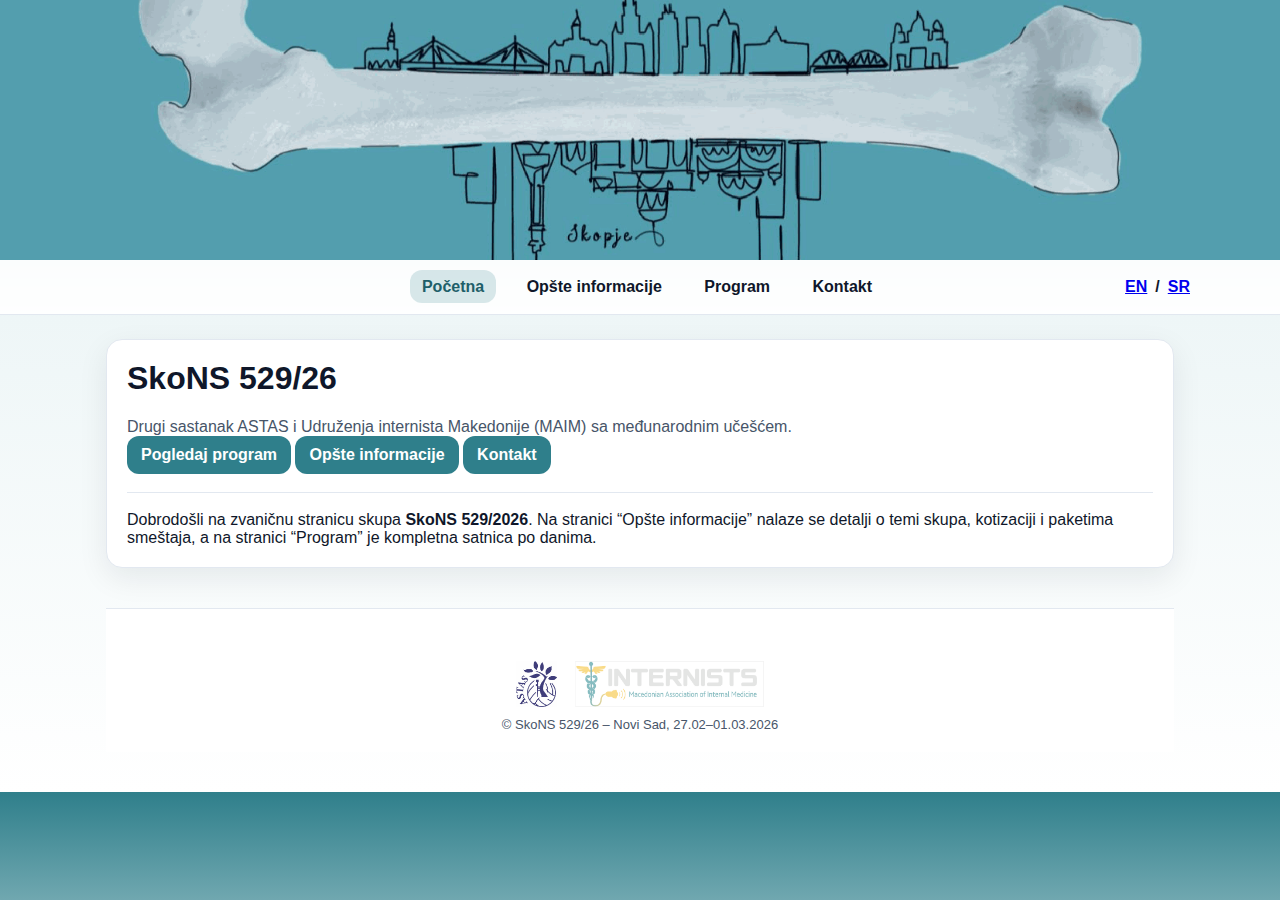
<file: index.html>
<!doctype html>
<html lang="sr">
<head>
  <meta charset="utf-8" />
  <meta name="viewport" content="width=device-width, initial-scale=1" />
  <title>SkoNS 529/26 – Opšte informacije</title>
  <link rel="stylesheet" href="style.css" />
  <style>
    .menu-bar{background:rgba(255,255,255,.92); border-bottom:1px solid var(--border)}
    .menu-inner{display:flex; gap:10px; align-items:center; justify-content:center; padding:10px 0; flex-wrap:wrap}
    .footer-logos{display:flex; gap:18px; align-items:center; justify-content:center; padding-top:10px}
    .footer-logos img{height:46px; width:auto}
    .grid{display:grid; grid-template-columns: 1.2fr .8fr; gap:16px}
    .mini-card{background:#fff; border:1px solid var(--border); border-radius:14px; padding:14px}
    .mini-card h3{margin:0 0 8px}
    .kv{margin:0; color:var(--muted)}
    @media (max-width:900px){ .grid{grid-template-columns:1fr} }
    @media (max-width:600px){ .banner img{max-height:180px} }
  </style>
</head>

<body>
  <!-- BANER -->
<div class="banner">
  <img src="assets/baner..png" alt="SkoNS 529/26 baner" />
</div>

<!-- MENI -->
<div class="menu-bar">
  <div class="container menu-inner">

    <nav class="nav">
      <a href="index.html" class="active">Početna</a>
      <a href="info.html">Opšte informacije</a>
      <a href="program.html">Program</a>
      <a href="kontakt.html">Kontakt</a>
    </nav>

    <div class="lang">
      <a href="index-en.html">EN</a>
      <span class="sep">/</span>
      <a href="index.html" class="active-lang">SR</a>
    </div>

  </div>
</div>


  <main class="main">
    <div class="container">
      <section class="card">
        <h1 style="margin-top:0">SkoNS 529/26</h1>

        <p style="margin:6px 0 0; color:var(--muted)">
          Drugi sastanak ASTAS i Udruženja internista Makedonije (MAIM) sa međunarodnim učešćem.
        </p>

        <div class="hero-actions">
          <a class="btn btn-primary" href="program.html">Pogledaj program</a>
          <a class="btn" href="info.html">Opšte informacije</a>
          <a class="btn" href="kontakt.html">Kontakt</a>
        </div>

        <hr style="border:none;border-top:1px solid var(--border); margin:18px 0">

        <p style="margin:0">
          Dobrodošli na zvaničnu stranicu skupa <strong>SkoNS 529/2026</strong>.
          Na stranici “Opšte informacije” nalaze se detalji o temi skupa, kotizaciji i paketima smeštaja,
          a na stranici “Program” je kompletna satnica po danima.
        </p>
      </section>

      <footer class="footer">
        <div class="footer-logos">
          <img src="assets/logo-astas.png" alt="ASTAS logo">
          <img src="assets/logo-makedonija.png" alt="Udruženje internista Makedonije logo">
        </div>
        <div style="text-align:center; margin-top:10px">
          © SkoNS 529/26 – Novi Sad, 27.02–01.03.2026
        </div>
      </footer>
    </div>
  </main>
</body>
</html>
</file>
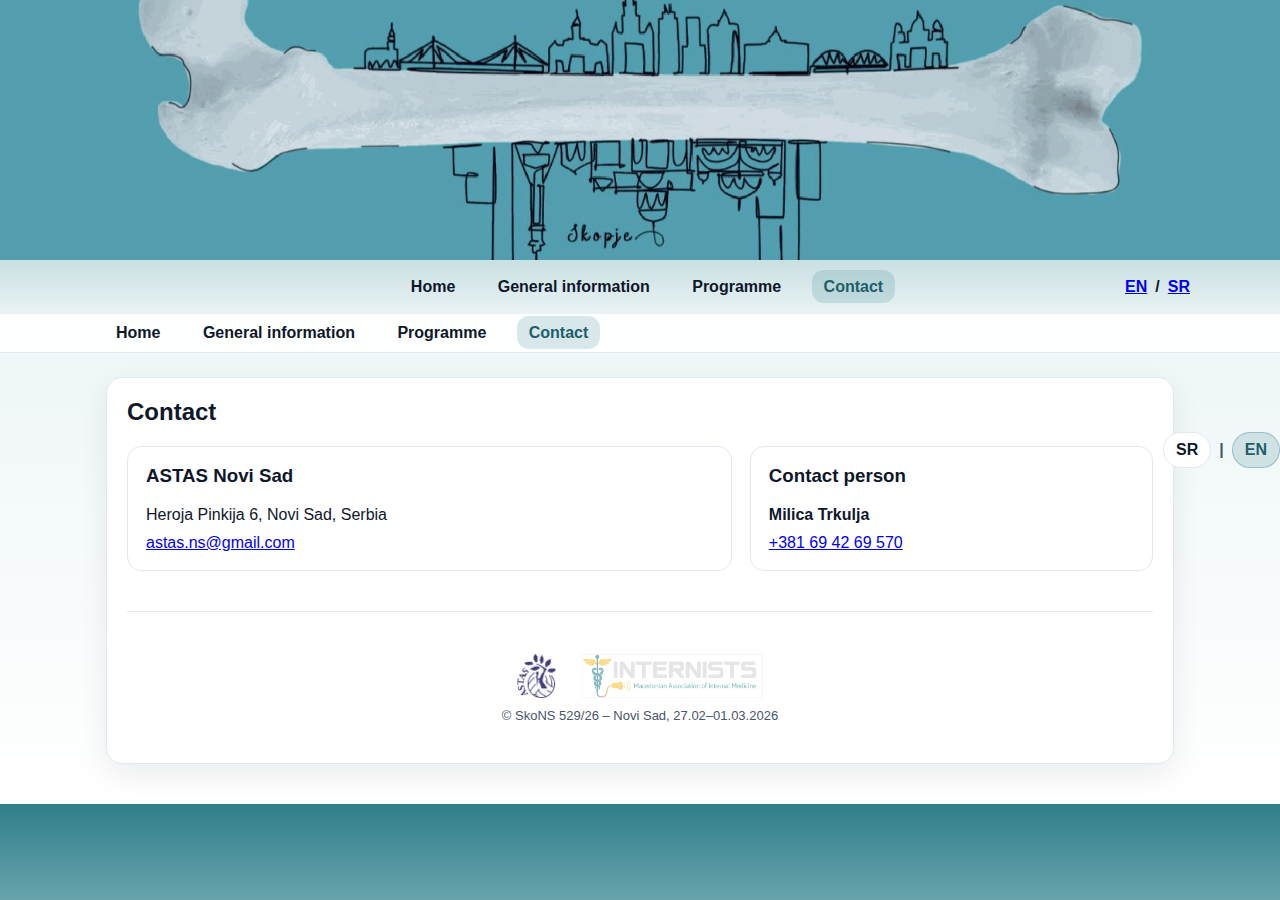
<file: contact-en.html>
<!doctype html>
<html lang="en">
<head>
  <meta charset="utf-8" />
  <meta name="viewport" content="width=device-width, initial-scale=1" />
  <title>SkoNS 529/2026 – Contact</title>
  <link rel="stylesheet" href="style.css" />
</head>

<body>
  <!-- BANNER -->
<div class="banner">
  <img src="assets/baner..png" alt="SkoNS 529/26 banner" />
</div>

<!-- MENU + LANGUAGE (SAME ROW) -->
<div class="menu-bar">
  <div class="container menu-inner">

    <nav class="nav">
      <a href="index-en.html">Home</a>
      <a href="info-en.html">General information</a>
      <a href="program-en.html">Programme</a>
      <a href="contact-en.html" class="active">Contact</a>
    </nav>

    <div class="lang">
      <a href="contact-en.html" class="active-lang">EN</a>
      <span class="sep">/</span>
      <a href="kontakt.html">SR</a>
    </div>

  </div>
</div>


  <!-- MENU (ispod banera) -->
  <div class="topbar">
    <div class="container topbar-inner">
      <nav class="nav">
        <a href="index-en.html">Home</a>
        <a href="info-en.html">General information</a>
        <a href="program-en.html">Programme</a>
        <a class="active" href="contact-en.html">Contact</a>
      </nav>

      <!-- Toggle jezik -->
      <div class="lang">
        <a class="lang-btn" href="kontakt.html">SR</a>
        <span class="lang-sep">|</span>
        <a class="lang-btn active" href="contact-en.html">EN</a>
      </div>
    </div>
  </div>

  <!-- CONTENT -->
  <main class="main">
    <div class="container">
      <section class="card">
        <h2 style="margin-top:0">Contact</h2>

        <!-- DVE KARTICE PORED (kao na SR) -->
        <div class="grid-2">
          <div class="card card-inner">
            <h3 style="margin-top:0">ASTAS Novi Sad</h3>
            <p style="margin:0 0 10px">
              Heroja Pinkija 6, Novi Sad, Serbia
            </p>
            <p style="margin:0">
              <a href="mailto:astas.ns@gmail.com">astas.ns@gmail.com</a>
            </p>
          </div>

          <div class="card card-inner">
            <h3 style="margin-top:0">Contact person</h3>
            <p style="margin:0 0 10px"><strong>Milica Trkulja</strong></p>
            <p style="margin:0">
              <a href="tel:+381694269570">+381 69 42 69 570</a>
            </p>
          </div>
        </div>

        <!-- FOOTER sa logoima dole -->
        <footer class="footer">
          <div class="footer-logos">
            <img src="assets/logo-astas.png" alt="ASTAS logo">
            <img src="assets/logo-makedonija.png" alt="Association of Internists of North Macedonia logo">
          </div>
          <div class="footer-copy">
            © SkoNS 529/26 – Novi Sad, 27.02–01.03.2026
          </div>
        </footer>
      </section>
    </div>
  </main>
</body>
</html>
</file>
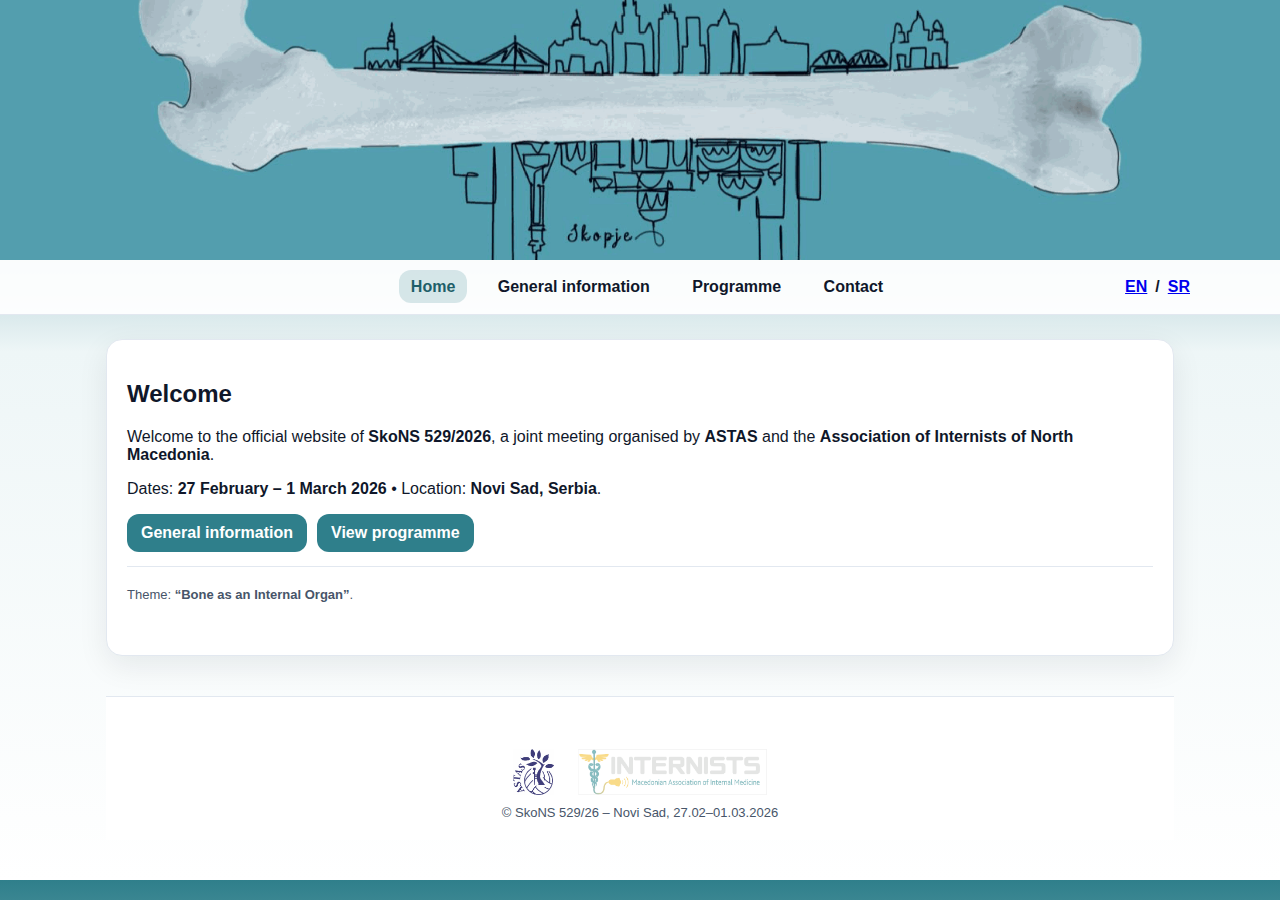
<file: index-en.html>
<!doctype html>
<html lang="en">
<head>
  <meta charset="utf-8" />
  <meta name="viewport" content="width=device-width, initial-scale=1" />
  <title>SkoNS 529/26 – General information</title>
  <link rel="stylesheet" href="style.css" />
  <style>
    .menu-bar{background:rgba(255,255,255,.92); border-bottom:1px solid var(--border)}
    .menu-inner{display:flex; gap:10px; align-items:center; justify-content:center; padding:10px 0; flex-wrap:wrap}
    .footer-logos{display:flex; gap:24px; align-items:center; justify-content:center; padding-top:10px}
    .footer-logos img{height:46px; width:auto}
    .grid{display:grid; grid-template-columns: 1.2fr .8fr; gap:16px}
    .mini-card{background:#fff; border:1px solid var(--border); border-radius:14px; padding:14px}
    .mini-card h3{margin:0 0 8px}
    .kv{margin:0; color:var(--muted)}
    @media (max-width:900px){ .grid{grid-template-columns:1fr} }
    @media (max-width:600px){ .banner img{max-height:180px} }
  </style>
</head>

<body>
  

  <!-- BANNER -->
<div class="banner">
  <img src="assets/baner..png" alt="SkoNS 529/26 banner" />
</div>

<!-- MENU + LANGUAGE (SAME ROW) -->
<div class="menu-bar">
  <div class="container menu-inner">

    <nav class="nav">
      <a href="index-en.html"class="active">Home</a>
      <a href="info-en.html">General information</a>
      <a href="program-en.html">Programme</a>
      <a href="contact-en.html">Contact</a>
    </nav>

    <div class="lang">
      <a href="index-en.html" class="active-lang">EN</a>
      <span class="sep">/</span>
      <a href="index.html">SR</a>
    </div>

  </div>
</div>


  <main class="main">
    <div class="container">
      <section class="card">
        <h2>Welcome</h2>
        <p>
          Welcome to the official website of <strong>SkoNS 529/2026</strong>, a joint meeting organised by
          <strong>ASTAS</strong> and the <strong>Association of Internists of North Macedonia</strong>.
        <p>
          Dates: <strong>27 February – 1 March 2026</strong> • Location: <strong>Novi Sad, Serbia</strong>. 

        <div style="margin-top:14px; display:flex; gap:10px; flex-wrap:wrap;">
          <a class="btn" href="info-en.html">General information</a>
          <a class="btn" href="program-en.html">View programme</a>
        </div>

        <p class="footer" style="margin-top:14px;">
          Theme: <strong>“Bone as an Internal Organ”</strong>.
      </section>

      <footer class="footer">
        <div class="footer-logos">
          <img src="assets/logo-astas.png" alt="ASTAS logo">
          <img src="assets/logo-makedonija.png" alt="Udruženje internista Makedonije logo">
        </div>
        <div style="text-align:center; margin-top:10px">
          © SkoNS 529/26 – Novi Sad, 27.02–01.03.2026
        </div>
      </footer>
    </div>
  </main>
</body>
</html>
</file>
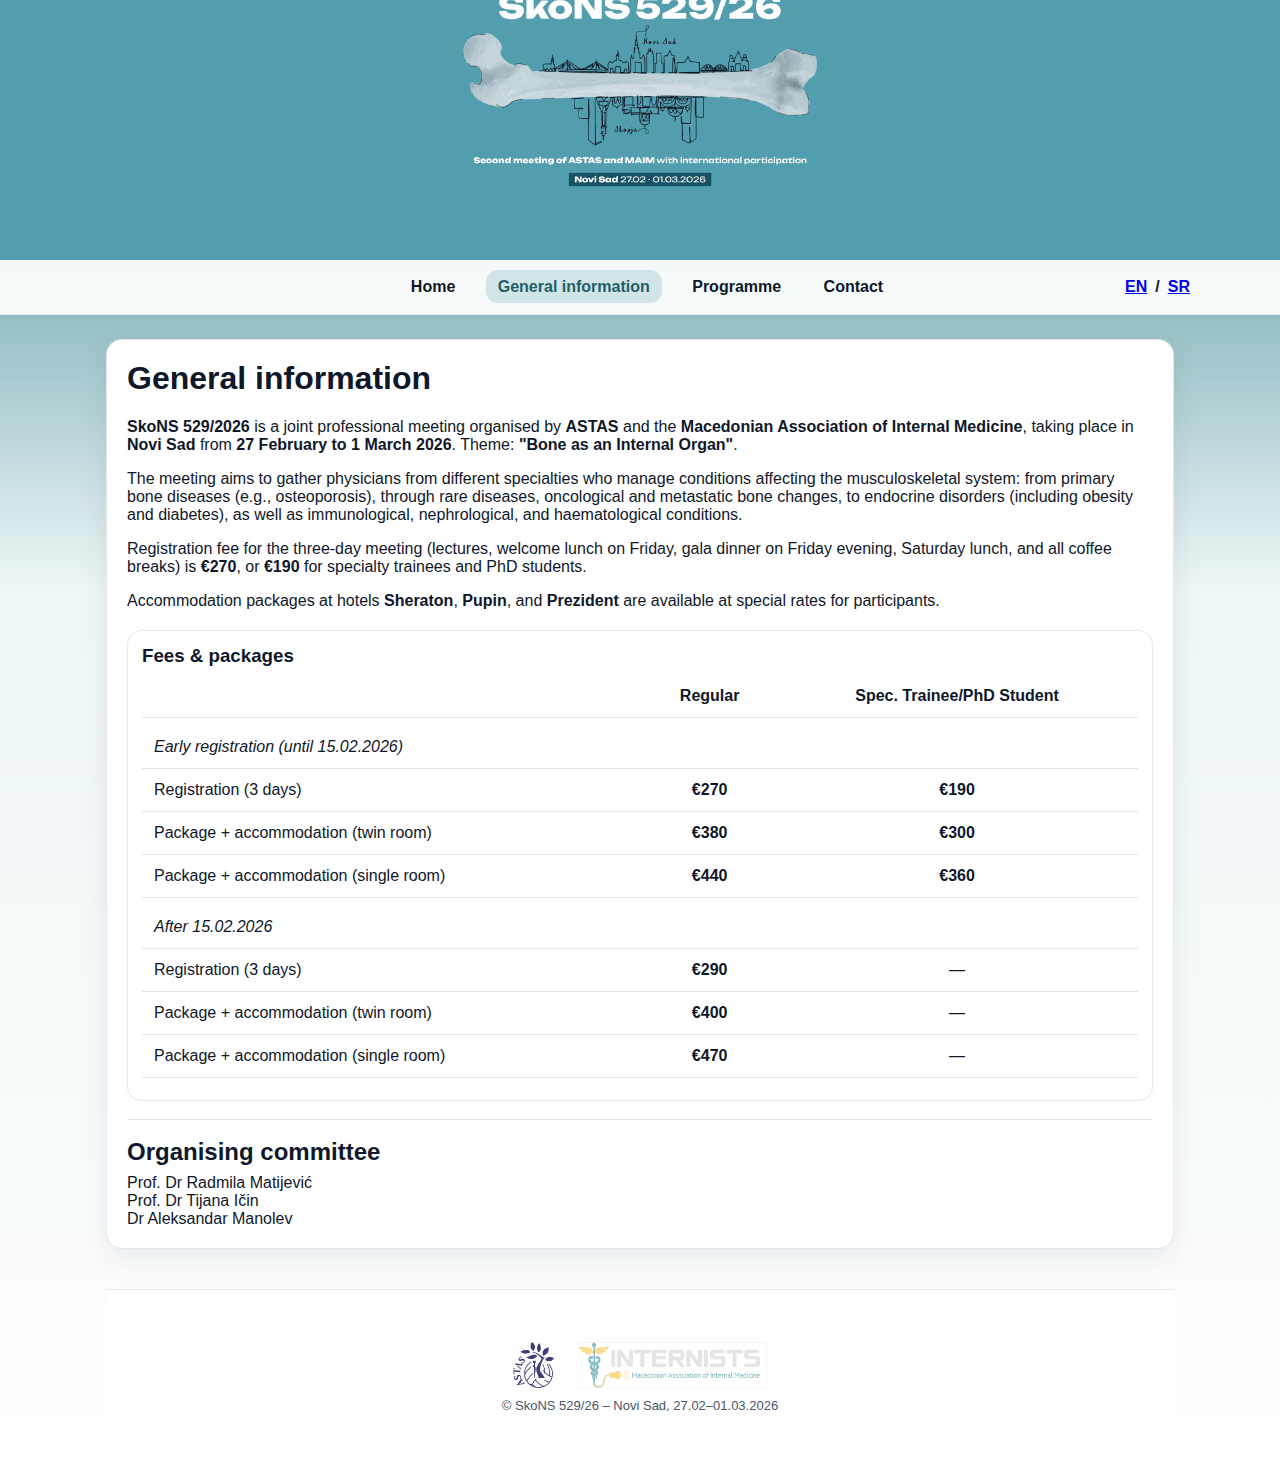
<file: info-en.html>
<!doctype html>
<html lang="en">
<head>
  <meta charset="utf-8" />
  <meta name="viewport" content="width=device-width, initial-scale=1" />
  <title>SkoNS 529/26 – General information</title>
  <link rel="stylesheet" href="style.css" />
  <style>
    .menu-bar{background:rgba(255,255,255,.92); border-bottom:1px solid var(--border)}
    .menu-inner{display:flex; gap:10px; align-items:center; justify-content:center; padding:10px 0; flex-wrap:wrap}
    .footer-logos{display:flex; gap:24px; align-items:center; justify-content:center; padding-top:10px}
    .footer-logos img{height:46px; width:auto}
    .mini-card{background:#fff; border:1px solid var(--border); border-radius:14px; padding:14px}
    .mini-card h3{margin:0 0 8px}
    .kv{margin:0; color:var(--muted)}
    .table-scroll{overflow-x:auto; -webkit-overflow-scrolling:touch}
    @media (max-width:600px){ .banner img{max-height:180px} }
  </style>
</head>

<body>
  <!-- BANNER -->
  <div class="banner">
    <img src="assets/baner_sirok.png" alt="SkoNS 529/26 banner" />
  </div>

  <!-- MENU -->
  <div class="menu-bar">
    <div class="container menu-inner">
      <nav class="nav">
        <a href="index-en.html">Home</a>
        <a href="info-en.html" class="active">General information</a>
        <a href="program-en.html">Programme</a>
        <a href="contact-en.html">Contact</a>
      </nav>

      <div class="lang">
        <a href="info-en.html" class="active-lang">EN</a>
        <span class="sep">/</span>
        <a href="info.html">SR</a>
      </div>
    </div>
  </div>

  <main class="main">
    <div class="container">
      <section class="card">
        <h1 style="margin-top:0">General information</h1>

        <p style="margin-top:0">
          <strong>SkoNS 529/2026</strong> is a joint professional meeting organised by <strong>ASTAS</strong> and the
          <strong>Macedonian Association of Internal Medicine</strong>, taking place in <strong>Novi Sad</strong> from
          <strong>27 February to 1 March 2026</strong>. Theme: <strong>"Bone as an Internal Organ"</strong>.
        </p>

        <p>
          The meeting aims to gather physicians from different specialties who manage conditions affecting the musculoskeletal system: from primary bone diseases (e.g., osteoporosis), through rare diseases, oncological and metastatic bone changes, to endocrine disorders (including obesity and diabetes), as well as immunological, nephrological, and haematological conditions.
        </p>

        <p>
          Registration fee for the three-day meeting (lectures, welcome lunch on Friday, gala dinner on Friday evening, Saturday lunch, and all coffee breaks) is <strong>€270</strong>, or <strong>€190</strong> for specialty trainees and PhD students.
        </p>

        <p>
          Accommodation packages at hotels <strong>Sheraton</strong>, <strong>Pupin</strong>, and <strong>Prezident</strong> are available at special rates for participants.
        </p>

        <div class="mini-card" style="margin-top:20px">
          <h3>Fees & packages</h3>
          <div class="table-scroll">
            <table style="margin-bottom:8px; min-width:400px">
              <tr>
                <td></td>
                <td style="text-align:center"><strong>Regular</strong></td>
                <td style="text-align:center"><strong>Spec. Trainee/PhD Student</strong></td>
              </tr>
              <tr>
                <td colspan="3" style="padding-top:20px"><em>Early registration (until 15.02.2026)</em></td>
              </tr>
              <tr>
                <td>Registration (3 days)</td>
                <td style="text-align:center"><strong>€270</strong></td>
                <td style="text-align:center"><strong>€190</strong></td>
              </tr>
              <tr>
                <td>Package + accommodation (twin room)</td>
                <td style="text-align:center"><strong>€380</strong></td>
                <td style="text-align:center"><strong>€300</strong></td>
              </tr>
              <tr>
                <td>Package + accommodation (single room)</td>
                <td style="text-align:center"><strong>€440</strong></td>
                <td style="text-align:center"><strong>€360</strong></td>
              </tr>
              <tr>
                <td colspan="3" style="padding-top:20px; border-top:1px solid var(--border)"><em>After 15.02.2026</em></td>
              </tr>
              <tr>
                <td>Registration (3 days)</td>
                <td style="text-align:center"><strong>€290</strong></td>
                <td style="text-align:center">&mdash;</td>
              </tr>
              <tr>
                <td>Package + accommodation (twin room)</td>
                <td style="text-align:center"><strong>€400</strong></td>
                <td style="text-align:center">&mdash;</td>
              </tr>
              <tr>
                <td>Package + accommodation (single room)</td>
                <td style="text-align:center"><strong>€470</strong></td>
                <td style="text-align:center">&mdash;</td>
              </tr>
            </table>
          </div>
        </div>

        <hr style="border:none;border-top:1px solid var(--border); margin:18px 0">

        <h2 style="margin:0 0 8px">Organising committee</h2>
        <p style="margin:0">
          Prof. Dr Radmila Matijević<br>
          Prof. Dr Tijana Ičin<br>
          Dr Aleksandar Manolev
        </p>
      </section>

      <footer class="footer">
        <div class="footer-logos">
          <img src="assets/logo-astas.png" alt="ASTAS logo">
          <img src="assets/logo-makedonija.png" alt="Association of Internists of North Macedonia logo">
        </div>
        <div style="text-align:center; margin-top:10px">
          © SkoNS 529/26 – Novi Sad, 27.02–01.03.2026
        </div>
      </footer>
    </div>
  </main>
</body>
</html>
</file>
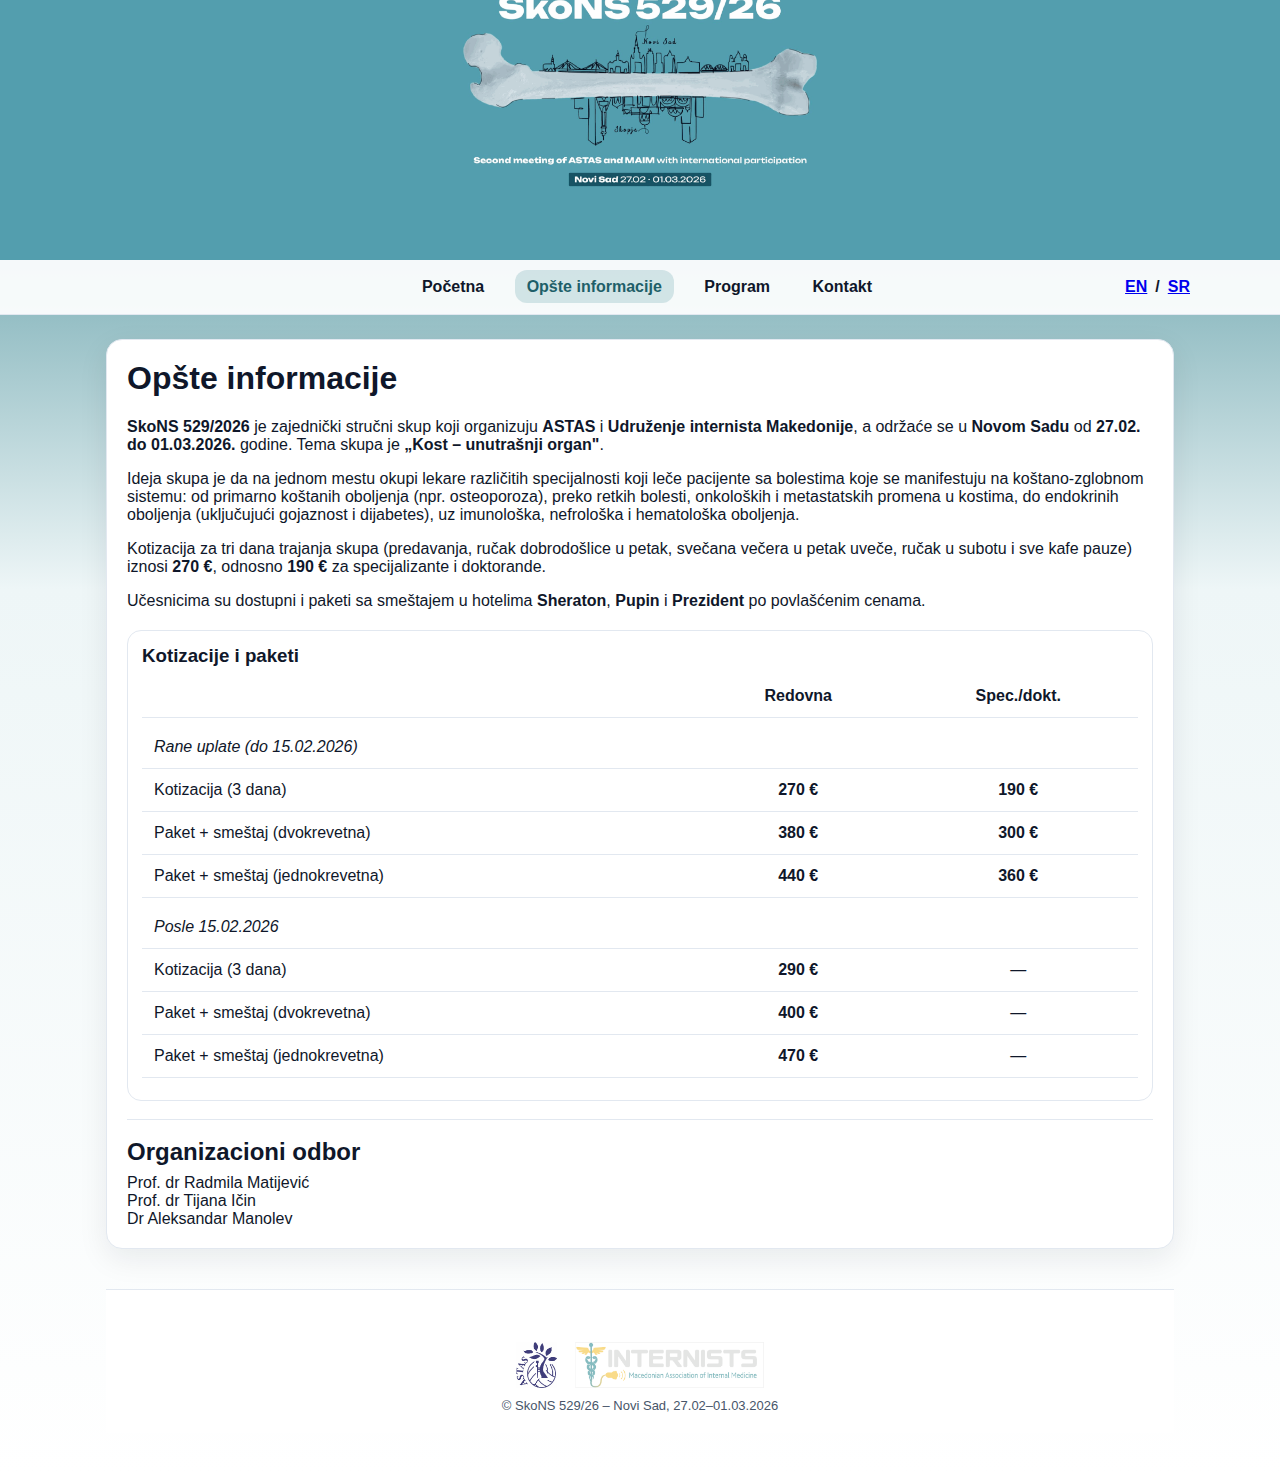
<file: info.html>
<!doctype html>
<html lang="sr">
<head>
  <meta charset="utf-8" />
  <meta name="viewport" content="width=device-width, initial-scale=1" />
  <title>SkoNS 529/26 – Opšte informacije</title>
  <link rel="stylesheet" href="style.css" />
  <style>
    .menu-bar{background:rgba(255,255,255,.92); border-bottom:1px solid var(--border)}
    .menu-inner{display:flex; gap:10px; align-items:center; justify-content:center; padding:10px 0; flex-wrap:wrap}
    .footer-logos{display:flex; gap:18px; align-items:center; justify-content:center; padding-top:10px}
    .footer-logos img{height:46px; width:auto}
    .mini-card{background:#fff; border:1px solid var(--border); border-radius:14px; padding:14px}
    .mini-card h3{margin:0 0 8px}
    .kv{margin:0; color:var(--muted)}
    .table-scroll{overflow-x:auto; -webkit-overflow-scrolling:touch}
    @media (max-width:600px){ .banner img{max-height:180px} }
  </style>
</head>

<body>
  <!-- BANER -->
  <div class="banner">
    <img src="assets/baner_sirok.png" alt="SkoNS 529/26 baner" />
  </div>

  <!-- MENI -->
  <div class="menu-bar">
    <div class="container menu-inner">
      <nav class="nav">
        <a href="index.html">Početna</a>
        <a href="info.html" class="active">Opšte informacije</a>
        <a href="program.html">Program</a>
        <a href="kontakt.html">Kontakt</a>
      </nav>

      <div class="lang">
        <a href="info-en.html">EN</a>
        <span class="sep">/</span>
        <a href="info.html" class="active-lang">SR</a>
      </div>
    </div>
  </div>

  <main class="main">
    <div class="container">
      <section class="card">
        <h1 style="margin-top:0">Opšte informacije</h1>

        <p style="margin-top:0">
          <strong>SkoNS 529/2026</strong> je zajednički stručni skup koji organizuju <strong>ASTAS</strong> i
          <strong>Udruženje internista Makedonije</strong>, a održaće se u <strong>Novom Sadu</strong> od
          <strong>27.02. do 01.03.2026.</strong> godine. Tema skupa je <strong>„Kost – unutrašnji organ"</strong>.
        </p>

        <p>
          Ideja skupa je da na jednom mestu okupi lekare različitih specijalnosti koji leče pacijente sa bolestima
          koje se manifestuju na koštano-zglobnom sistemu: od primarno koštanih oboljenja (npr. osteoporoza), preko
          retkih bolesti, onkoloških i metastatskih promena u kostima, do endokrinih oboljenja (uključujući
          gojaznost i dijabetes), uz imunološka, nefrološka i hematološka oboljenja.
        </p>

        <p>
          Kotizacija za tri dana trajanja skupa (predavanja, ručak dobrodošlice u petak, svečana večera u petak uveče,
          ručak u subotu i sve kafe pauze) iznosi <strong>270 €</strong>, odnosno <strong>190 €</strong> za specijalizante i doktorande.
        </p>

        <p>
          Učesnicima su dostupni i paketi sa smeštajem u hotelima <strong>Sheraton</strong>, <strong>Pupin</strong> i <strong>Prezident</strong> po povlašćenim cenama.
        </p>

        <div class="mini-card" style="margin-top:20px">
          <h3>Kotizacije i paketi</h3>
          <div class="table-scroll">
            <table style="margin-bottom:8px; min-width:400px">
              <tr>
                <td></td>
                <td style="text-align:center"><strong>Redovna</strong></td>
                <td style="text-align:center"><strong>Spec./dokt.</strong></td>
              </tr>
              <tr>
                <td colspan="3" style="padding-top:20px"><em>Rane uplate (do 15.02.2026)</em></td>
              </tr>
              <tr>
                <td>Kotizacija (3 dana)</td>
                <td style="text-align:center"><strong>270 €</strong></td>
                <td style="text-align:center"><strong>190 €</strong></td>
              </tr>
              <tr>
                <td>Paket + smeštaj (dvokrevetna)</td>
                <td style="text-align:center"><strong>380 €</strong></td>
                <td style="text-align:center"><strong>300 €</strong></td>
              </tr>
              <tr>
                <td>Paket + smeštaj (jednokrevetna)</td>
                <td style="text-align:center"><strong>440 €</strong></td>
                <td style="text-align:center"><strong>360 €</strong></td>
              </tr>
              <tr>
                <td colspan="3" style="padding-top:20px; border-top:1px solid var(--border)"><em>Posle 15.02.2026</em></td>
              </tr>
              <tr>
                <td>Kotizacija (3 dana)</td>
                <td style="text-align:center"><strong>290 €</strong></td>
                <td style="text-align:center">&mdash;</td>
              </tr>
              <tr>
                <td>Paket + smeštaj (dvokrevetna)</td>
                <td style="text-align:center"><strong>400 €</strong></td>
                <td style="text-align:center">&mdash;</td>
              </tr>
              <tr>
                <td>Paket + smeštaj (jednokrevetna)</td>
                <td style="text-align:center"><strong>470 €</strong></td>
                <td style="text-align:center">&mdash;</td>
              </tr>
            </table>
          </div>
        </div>

        <hr style="border:none;border-top:1px solid var(--border); margin:18px 0">

        <h2 style="margin:0 0 8px">Organizacioni odbor</h2>
        <p style="margin:0">
          Prof. dr Radmila Matijević<br>
          Prof. dr Tijana Ičin<br>
          Dr Aleksandar Manolev
        </p>
      </section>

      <footer class="footer">
        <div class="footer-logos">
          <img src="assets/logo-astas.png" alt="ASTAS logo">
          <img src="assets/logo-makedonija.png" alt="Udruženje internista Makedonije logo">
        </div>
        <div style="text-align:center; margin-top:10px">
          © SkoNS 529/26 – Novi Sad, 27.02–01.03.2026
        </div>
      </footer>
    </div>
  </main>
</body>
</html>
</file>
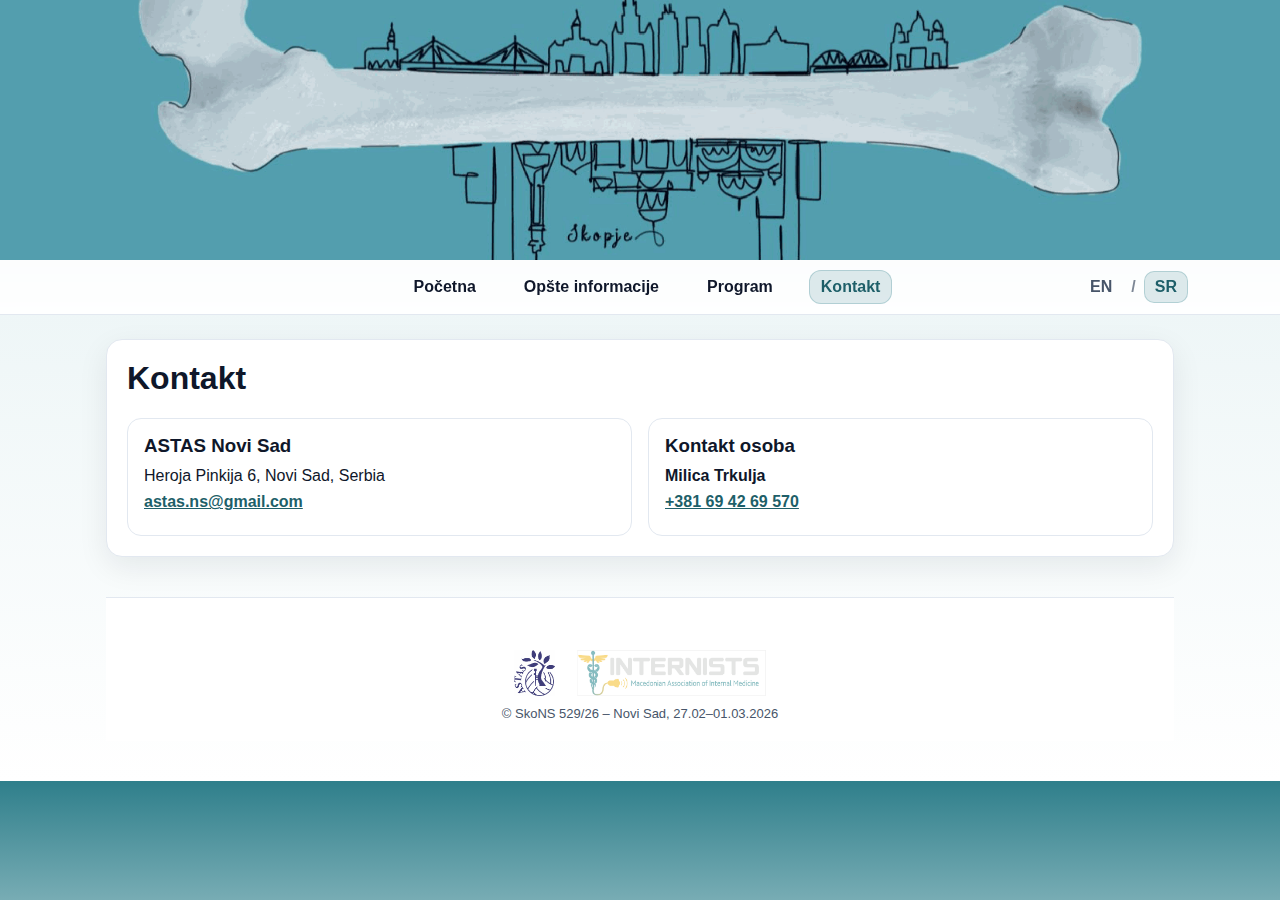
<file: kontakt.html>
<!doctype html>
<html lang="sr">
<head>
  <meta charset="utf-8" />
  <meta name="viewport" content="width=device-width,initial-scale=1" />
  <title>SkoNS 529/26 – Kontakt</title>
  <link rel="stylesheet" href="style.css" />

  <style>
    /* ===== MENU BAR (meni + language switch u ISTOM REDU) ===== */
    .menu-bar{
      background:rgba(255,255,255,.92);
      border-bottom:1px solid var(--border);
      position:sticky;
      top:0;
      z-index:50;
      backdrop-filter: blur(6px);
    }

    .menu-inner{
      position:relative;
      display:flex;
      align-items:center;
      justify-content:center; /* nav centriran */
      padding:10px 0;
      min-height:54px;
    }

    .nav{
      display:flex;
      gap:10px;
      flex-wrap:wrap;
      justify-content:center;
    }

    .nav a{
      text-decoration:none;
      color:var(--text);
      font-weight:600;
      padding:8px 12px;
      border-radius:12px;
    }
    .nav a:hover{
      background:rgba(47,127,139,.12);
      color:var(--accent-dark);
    }
    .nav a.active{
      background: rgba(47,127,139,.16);
      color: var(--accent-dark);
      box-shadow: inset 0 0 0 1px rgba(47,127,139,.25);
    }

    /* language switch desno u traci */
    .lang{
      position:absolute;
      right:0;
      top:50%;
      transform:translateY(-50%);
      display:flex;
      align-items:center;
      gap:8px;
      font-weight:700;
      padding-right:2px;
      white-space:nowrap;
    }
    .lang a{
      text-decoration:none;
      color:var(--muted);
      padding:6px 10px;
      border-radius:10px;
      border:1px solid transparent;
    }
    .lang a:hover{
      color:var(--accent-dark);
      background:rgba(47,127,139,.10);
      border-color:rgba(47,127,139,.18);
    }
    .lang a.active-lang{
      color:var(--accent-dark);
      background:rgba(47,127,139,.16);
      border-color:rgba(47,127,139,.25);
    }
    .lang .sep{ color:var(--muted); opacity:.7; }

    /* ===== CONTACT GRID ===== */
    .contact-grid{
      display:grid;
      grid-template-columns: 1fr 1fr;
      gap:16px;
      margin-top:14px;
    }
    .mini-card{
      background:#fff;
      border:1px solid var(--border);
      border-radius:14px;
      padding:16px;
    }
    .mini-card h3{ margin:0 0 10px; }
    .mini-card p{ margin:0 0 8px; color:var(--text); }
    .mini-card a{ color:var(--accent-dark); font-weight:700; }

    /* footer logo centar + razmak */
    .footer-logos{
      display:flex;
      gap:22px;
      align-items:center;
      justify-content:center;
      padding-top:10px;
      flex-wrap:wrap;
    }
    .footer-logos img{ height:46px; width:auto; }

    /* mobilno */
    @media (max-width: 900px){
      .contact-grid{ grid-template-columns:1fr; }
    }
    @media (max-width: 700px){
      .banner img{ max-height: 220px; }
      .menu-inner{
        justify-content:flex-start; /* da ne gura nav ako je gusto */
        padding-left:0;
      }
      .nav{
        width:100%;
        justify-content:center;
        padding-right:90px; /* prostor za lang desno */
      }
      .lang{ right:0; padding-right:0; }
    }
  </style>
</head>

<body>
  <!-- BANER -->
<div class="banner">
  <img src="assets/baner..png" alt="SkoNS 529/26 baner" />
</div>

<!-- MENI -->
<div class="menu-bar">
  <div class="container menu-inner">

    <nav class="nav">
      <a href="index.html">Početna</a>
      <a href="info.html">Opšte informacije</a>
      <a href="program.html">Program</a>
      <a href="kontakt.html" class="active">Kontakt</a>
    </nav>

    <div class="lang">
      <a href="contact-en.html">EN</a>
      <span class="sep">/</span>
      <a href="kontakt.html" class="active-lang">SR</a>
    </div>

  </div>
</div>


  <main class="main">
    <div class="container">
      <section class="card">
        <h1 style="margin-top:0">Kontakt</h1>

        <div class="contact-grid">
          <div class="mini-card">
            <h3>ASTAS Novi Sad</h3>
            <p>Heroja Pinkija 6, Novi Sad, Serbia</p>
            <p><a href="mailto:astas.ns@gmail.com">astas.ns@gmail.com</a></p>
          </div>

          <div class="mini-card">
            <h3>Kontakt osoba</h3>
            <p><strong>Milica Trkulja</strong></p>
            <p><a href="tel:+381694269570">+381 69 42 69 570</a></p>
          </div>
        </div>
      </section>

      <footer class="footer">
        <div class="footer-logos">
          <img src="assets/logo-astas.png" alt="ASTAS logo">
          <img src="assets/logo-makedonija.png" alt="Udruženje internista Makedonije logo">
        </div>
        <div style="text-align:center; margin-top:10px">
          © SkoNS 529/26 – Novi Sad, 27.02–01.03.2026
        </div>
      </footer>
    </div>
  </main>
</body>
</html>
</file>
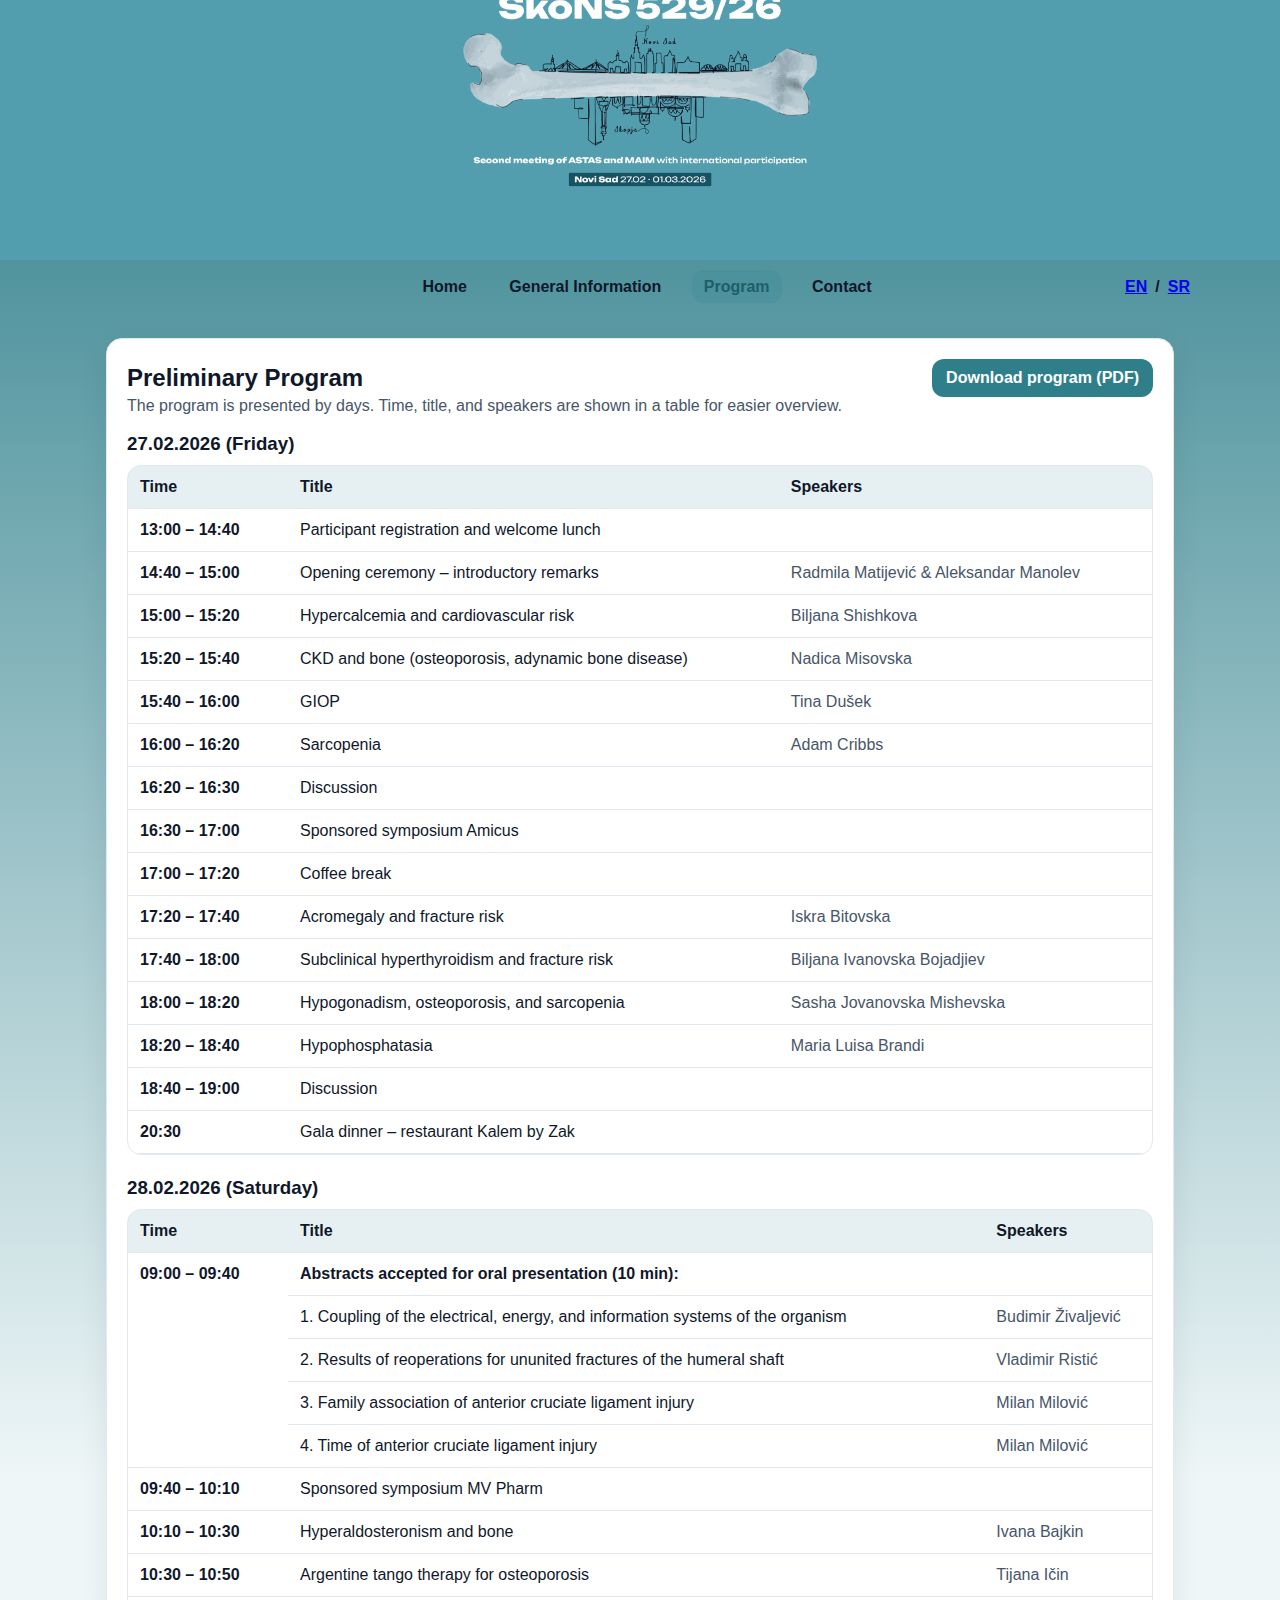
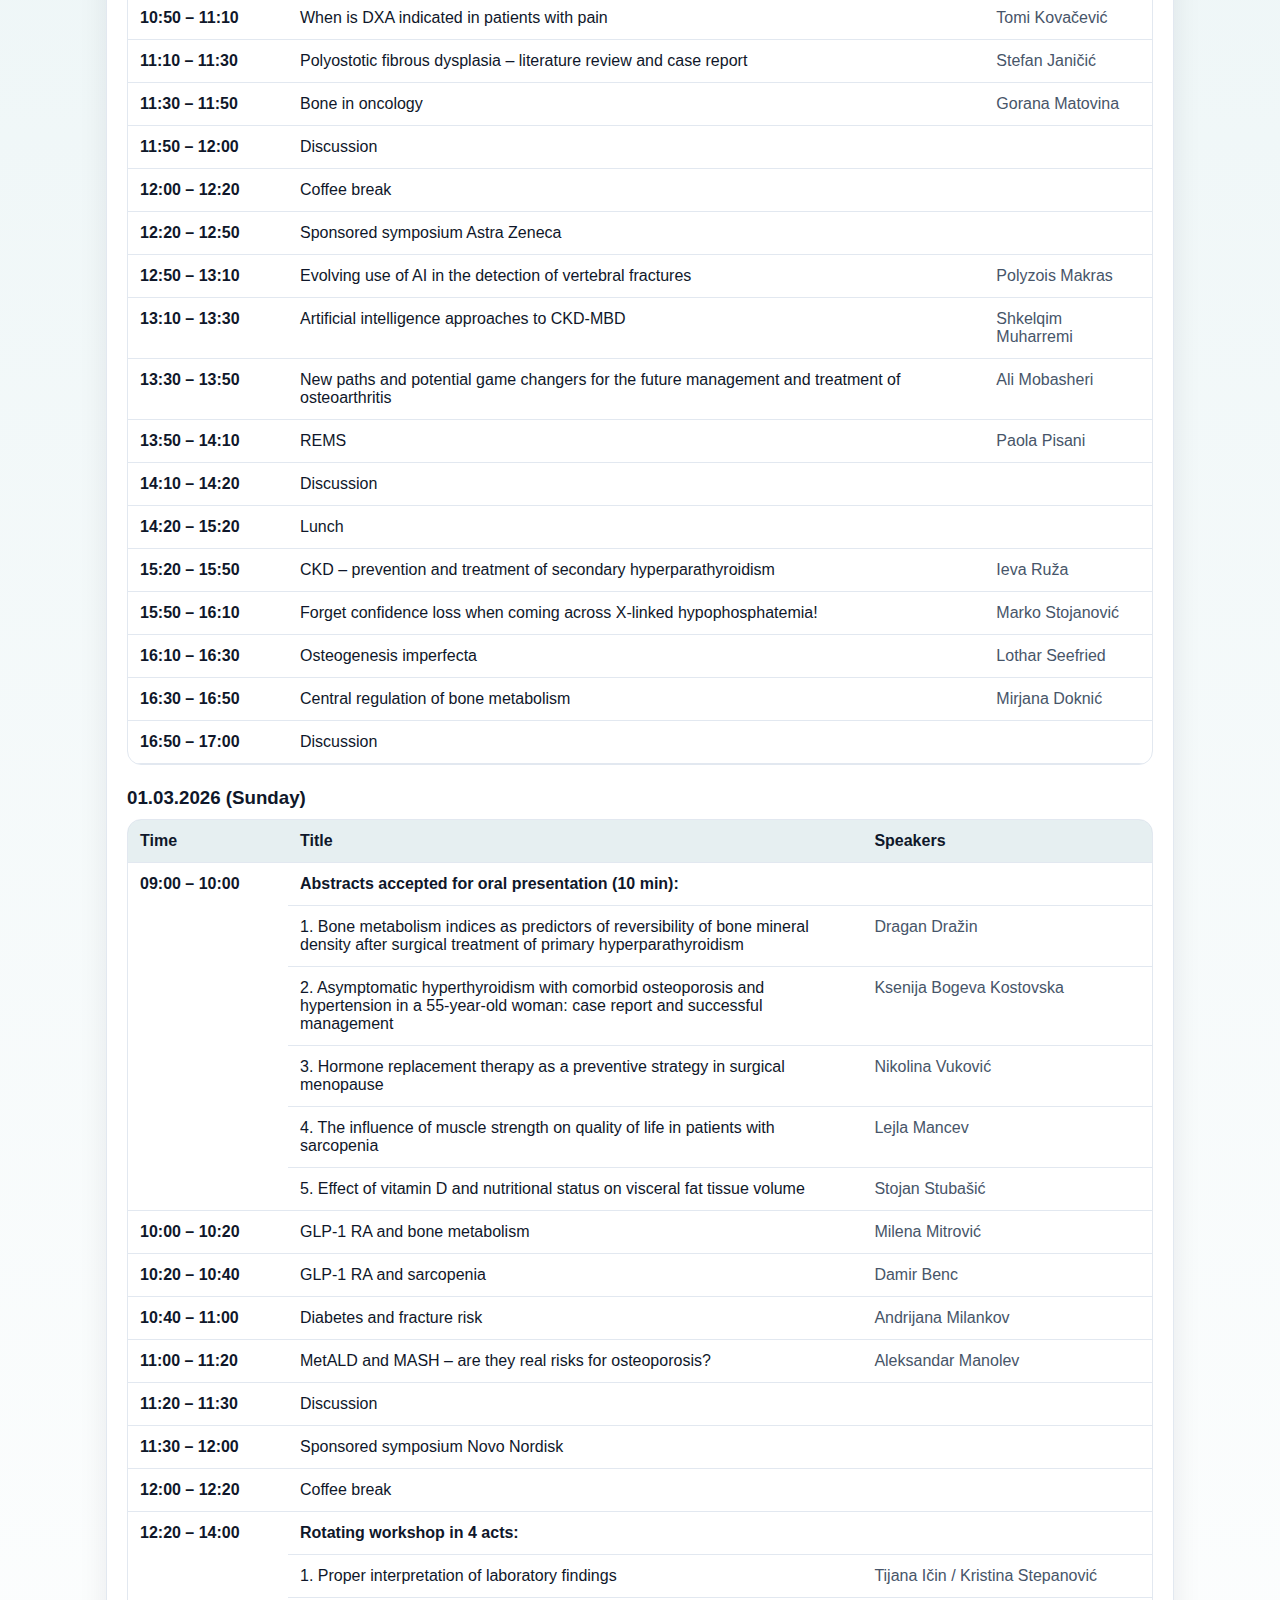
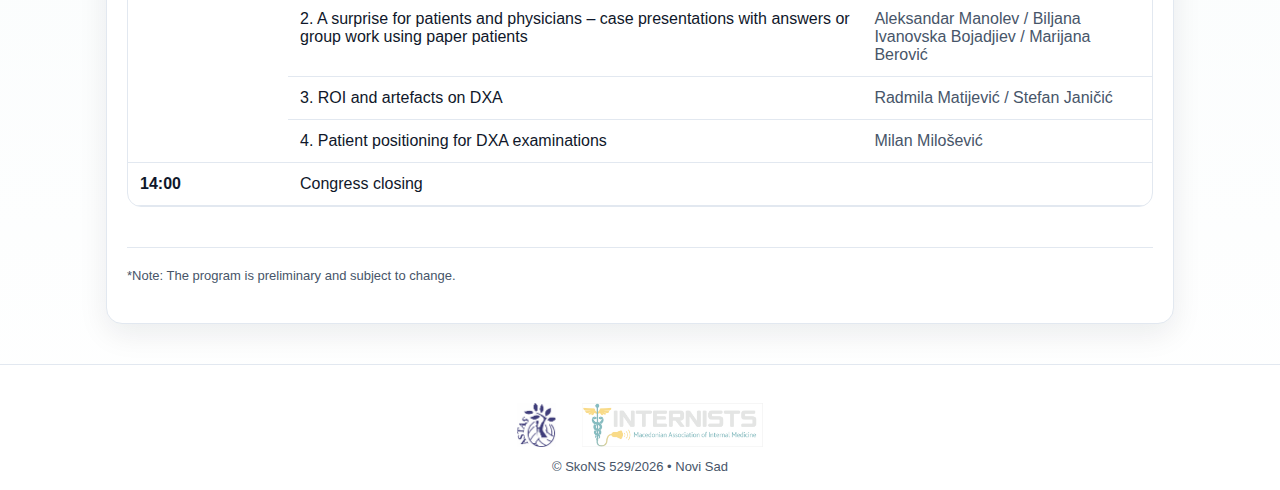
<file: program-en.html>
<!doctype html>
<html lang="en">
<head>
  <meta charset="utf-8" />
  <meta name="viewport" content="width=device-width,initial-scale=1" />
  <title>SkoNS 529/26 – Contact</title>
  <link rel="stylesheet" href="style.css" />
  <style>
    .header-row {
      display: flex;
      justify-content: space-between;
      align-items: center;
      gap: 12px;
      flex-wrap: wrap;
    }
    .header-row h2 {
      margin: 0;
    }
  </style>
</head>

<body>
  <!-- BANNER -->
  <div class="banner">
    <img src="assets/baner_sirok.png" alt="SkoNS 529/26 banner" />
  </div>

  <!-- MENU -->
  <div class="menu-bar">
    <div class="container menu-inner">

      <nav class="nav">
        <a href="index.html">Home</a>
        <a href="info.html">General Information</a>
        <a href="program.html" class="active">Program</a>
        <a href="kontakt.html">Contact</a>
      </nav>

      <div class="lang">
        <a href="program-en.html" class="active-lang">EN</a>
        <span class="sep">/</span>
        <a href="program.html">SR</a>
      </div>

    </div>
  </div>

  <!-- CONTENT -->
  <main class="main">
    <div class="container">
      <section class="card">
        <div class="header-row">
          <h2 style="margin:0">Preliminary Program</h2>
          <a class="btn" href="program.pdf" download>Download program (PDF)</a>
        </div>

        <p style="margin-top:0;color:var(--muted)">
          The program is presented by days. Time, title, and speakers are shown in a table for easier overview.
        </p>

        <!-- 27.02.2026 -->
        <h3 style="margin:18px 0 8px">27.02.2026 (Friday)</h3>
        <div class="table-wrap">
          <table>
            <thead>
              <tr>
                <th class="col-time">Time</th>
                <th>Title</th>
                <th>Speakers</th>
              </tr>
            </thead>
            <tbody>
              <tr>
                <td class="col-time">13:00 – 14:40</td>
                <td>Participant registration and welcome lunch</td>
                <td class="col-speakers"></td>
              </tr>
              <tr>
                <td class="col-time">14:40 – 15:00</td>
                <td>Opening ceremony – introductory remarks</td>
                <td class="col-speakers">Radmila Matijević &amp; Aleksandar Manolev</td>
              </tr>
              <tr>
                <td class="col-time">15:00 – 15:20</td>
                <td>Hypercalcemia and cardiovascular risk</td>
                <td class="col-speakers">Biljana Shishkova</td>
              </tr>
              <tr>
                <td class="col-time">15:20 – 15:40</td>
                <td>CKD and bone (osteoporosis, adynamic bone disease)</td>
                <td class="col-speakers">Nadica Misovska</td>
              </tr>
              <tr>
                <td class="col-time">15:40 – 16:00</td>
                <td>GIOP</td>
                <td class="col-speakers">Tina Dušek</td>
              </tr>
              <tr>
                <td class="col-time">16:00 – 16:20</td>
                <td>Sarcopenia</td>
                <td class="col-speakers">Adam Cribbs</td>
              </tr>
              <tr>
                <td class="col-time">16:20 – 16:30</td>
                <td>Discussion</td>
                <td class="col-speakers"></td>
              </tr>
              <tr>
                <td class="col-time">16:30 – 17:00</td>
                <td>Sponsored symposium Amicus</td>
                <td class="col-speakers"></td>
              </tr>
              <tr>
                <td class="col-time">17:00 – 17:20</td>
                <td>Coffee break</td>
                <td class="col-speakers"></td>
              </tr>
              <tr>
                <td class="col-time">17:20 – 17:40</td>
                <td>Acromegaly and fracture risk</td>
                <td class="col-speakers">Iskra Bitovska</td>
              </tr>
              <tr>
                <td class="col-time">17:40 – 18:00</td>
                <td>Subclinical hyperthyroidism and fracture risk</td>
                <td class="col-speakers">Biljana Ivanovska Bojadjiev</td>
              </tr>
              <tr>
                <td class="col-time">18:00 – 18:20</td>
                <td>Hypogonadism, osteoporosis, and sarcopenia</td>
                <td class="col-speakers">Sasha Jovanovska Mishevska</td>
              </tr>
              <tr>
                <td class="col-time">18:20 – 18:40</td>
                <td>Hypophosphatasia</td>
                <td class="col-speakers">Maria Luisa Brandi</td>
              </tr>
              <tr>
                <td class="col-time">18:40 – 19:00</td>
                <td>Discussion</td>
                <td class="col-speakers"></td>
              </tr>
              <tr>
                <td class="col-time">20:30</td>
                <td>Gala dinner – restaurant Kalem by Zak</td>
                <td class="col-speakers"></td>
              </tr>
            </tbody>
          </table>
        </div>

        <!-- 28.02.2026 -->
        <h3 style="margin:22px 0 8px">28.02.2026 (Saturday)</h3>
        <div class="table-wrap">
          <table>
            <thead>
              <tr>
                <th class="col-time">Time</th>
                <th>Title</th>
                <th>Speakers</th>
              </tr>
            </thead>
            <tbody>
              <tr>
                <td class="col-time" rowspan="5">09:00 – 09:40</td>
                <td colspan="2"><strong>Abstracts accepted for oral presentation (10 min):</strong></td>
              </tr>
              <tr>
                <td>1. Coupling of the electrical, energy, and information systems of the organism</td>
                <td class="col-speakers">Budimir Živaljević</td>
              </tr>
              <tr>
                <td>2. Results of reoperations for ununited fractures of the humeral shaft</td>
                <td class="col-speakers">Vladimir Ristić</td>
              </tr>
              <tr>
                <td>3. Family association of anterior cruciate ligament injury</td>
                <td class="col-speakers">Milan Milović</td>
              </tr>
              <tr>
                <td>4. Time of anterior cruciate ligament injury</td>
                <td class="col-speakers">Milan Milović</td>
              </tr>
              <tr><td class="col-time">09:40 – 10:10</td><td>Sponsored symposium MV Pharm</td><td class="col-speakers"></td></tr>
              <tr><td class="col-time">10:10 – 10:30</td><td>Hyperaldosteronism and bone</td><td class="col-speakers">Ivana Bajkin</td></tr>
              <tr><td class="col-time">10:30 – 10:50</td><td>Argentine tango therapy for osteoporosis</td><td class="col-speakers">Tijana Ičin</td></tr>
              <tr><td class="col-time">10:50 – 11:10</td><td>When is DXA indicated in patients with pain</td><td class="col-speakers">Tomi Kovačević</td></tr>
              <tr><td class="col-time">11:10 – 11:30</td><td>Polyostotic fibrous dysplasia – literature review and case report</td><td class="col-speakers">Stefan Janičić</td></tr>
              <tr><td class="col-time">11:30 – 11:50</td><td>Bone in oncology</td><td class="col-speakers">Gorana Matovina</td></tr>
              <tr><td class="col-time">11:50 – 12:00</td><td>Discussion</td><td class="col-speakers"></td></tr>
              <tr><td class="col-time">12:00 – 12:20</td><td>Coffee break</td><td class="col-speakers"></td></tr>
              <tr><td class="col-time">12:20 – 12:50</td><td>Sponsored symposium Astra Zeneca</td><td class="col-speakers"></td></tr>
              <tr><td class="col-time">12:50 – 13:10</td><td>Evolving use of AI in the detection of vertebral fractures</td><td class="col-speakers">Polyzois Makras</td></tr>
              <tr><td class="col-time">13:10 – 13:30</td><td>Artificial intelligence approaches to CKD-MBD</td><td class="col-speakers">Shkelqim Muharremi</td></tr>
              <tr><td class="col-time">13:30 – 13:50</td><td>New paths and potential game changers for the future management and treatment of osteoarthritis</td><td class="col-speakers">Ali Mobasheri</td></tr>
              <tr><td class="col-time">13:50 – 14:10</td><td>REMS</td><td class="col-speakers">Paola Pisani</td></tr>
              <tr><td class="col-time">14:10 – 14:20</td><td>Discussion</td><td class="col-speakers"></td></tr>
              <tr><td class="col-time">14:20 – 15:20</td><td>Lunch</td><td class="col-speakers"></td></tr>
              <tr><td class="col-time">15:20 – 15:50</td><td>CKD – prevention and treatment of secondary hyperparathyroidism</td><td class="col-speakers">Ieva Ruža</td></tr>
              <tr><td class="col-time">15:50 – 16:10</td><td>Forget confidence loss when coming across X-linked hypophosphatemia!</td><td class="col-speakers">Marko Stojanović</td></tr>
              <tr><td class="col-time">16:10 – 16:30</td><td>Osteogenesis imperfecta</td><td class="col-speakers">Lothar Seefried</td></tr>
              <tr><td class="col-time">16:30 – 16:50</td><td>Central regulation of bone metabolism</td><td class="col-speakers">Mirjana Doknić</td></tr>
              <tr><td class="col-time">16:50 – 17:00</td><td>Discussion</td><td class="col-speakers"></td></tr>
            </tbody>
          </table>
        </div>

        <!-- 01.03.2026 -->
        <h3 style="margin:22px 0 8px">01.03.2026 (Sunday)</h3>
        <div class="table-wrap">
          <table>
            <thead>
              <tr>
                <th class="col-time">Time</th>
                <th>Title</th>
                <th>Speakers</th>
              </tr>
            </thead>
            <tbody>
              <tr>
                <td class="col-time" rowspan="6">09:00 – 10:00</td>
                <td colspan="2"><strong>Abstracts accepted for oral presentation (10 min):</strong></td>
              </tr>
              <tr>
                <td>1. Bone metabolism indices as predictors of reversibility of bone mineral density after surgical treatment of primary hyperparathyroidism</td>
                <td class="col-speakers">Dragan Dražin</td>
              </tr>
              <tr>
                <td>2. Asymptomatic hyperthyroidism with comorbid osteoporosis and hypertension in a 55-year-old woman: case report and successful management</td>
                <td class="col-speakers">Ksenija Bogeva Kostovska</td>
              </tr>
              <tr>
                <td>3. Hormone replacement therapy as a preventive strategy in surgical menopause</td>
                <td class="col-speakers">Nikolina Vuković</td>
              </tr>
              <tr>
                <td>4. The influence of muscle strength on quality of life in patients with sarcopenia</td>
                <td class="col-speakers">Lejla Mancev</td>
              </tr>
              <tr>
                <td>5. Effect of vitamin D and nutritional status on visceral fat tissue volume</td>
                <td class="col-speakers">Stojan Stubašić</td>
              </tr>
              <tr><td class="col-time">10:00 – 10:20</td><td>GLP-1 RA and bone metabolism</td><td class="col-speakers">Milena Mitrović</td></tr>
              <tr><td class="col-time">10:20 – 10:40</td><td>GLP-1 RA and sarcopenia</td><td class="col-speakers">Damir Benc</td></tr>
              <tr><td class="col-time">10:40 – 11:00</td><td>Diabetes and fracture risk</td><td class="col-speakers">Andrijana Milankov</td></tr>
              <tr><td class="col-time">11:00 – 11:20</td><td>MetALD and MASH – are they real risks for osteoporosis?</td><td class="col-speakers">Aleksandar Manolev</td></tr>
              <tr><td class="col-time">11:20 – 11:30</td><td>Discussion</td><td class="col-speakers"></td></tr>
              <tr><td class="col-time">11:30 – 12:00</td><td>Sponsored symposium Novo Nordisk</td><td class="col-speakers"></td></tr>
              <tr><td class="col-time">12:00 – 12:20</td><td>Coffee break</td><td class="col-speakers"></td></tr>
              <tr>
                <td class="col-time" rowspan="5">12:20 – 14:00</td>
                <td colspan="2"><strong>Rotating workshop in 4 acts:</strong></td>
              </tr>
              <tr>
                <td>1. Proper interpretation of laboratory findings</td>
                <td class="col-speakers">Tijana Ičin / Kristina Stepanović</td>
              </tr>
              <tr>
                <td>2. A surprise for patients and physicians – case presentations with answers or group work using paper patients</td>
                <td class="col-speakers">Aleksandar Manolev / Biljana Ivanovska Bojadjiev / Marijana Berović</td>
              </tr>
              <tr>
                <td>3. ROI and artefacts on DXA</td>
                <td class="col-speakers">Radmila Matijević / Stefan Janičić</td>
              </tr>
              <tr>
                <td>4. Patient positioning for DXA examinations</td>
                <td class="col-speakers">Milan Milošević</td>
              </tr>
              <tr><td class="col-time">14:00</td><td>Congress closing</td><td class="col-speakers"></td></tr>
            </tbody>
          </table>
        </div>

        <div class="footer">
          *Note: The program is preliminary and subject to change.
        </div>
      </section>
    </div>
  </main>

  <footer class="topbar" style="border-top:1px solid var(--border); border-bottom:none;">
    <div class="container topbar-inner"
         style="justify-content:center; flex-direction:column; gap:12px; padding:16px 0;">

      <div class="footer-logos">
        <img src="assets/logo-astas.png" alt="ASTAS logo">
        <img src="assets/logo-makedonija.png" alt="Macedonian Association of Internal Medicine logo">
      </div>

      <div style="font-size:13px;color:var(--muted);text-align:center">
        © SkoNS 529/2026 • Novi Sad
      </div>
    </div>
  </footer>
</body>
</html>
</file>
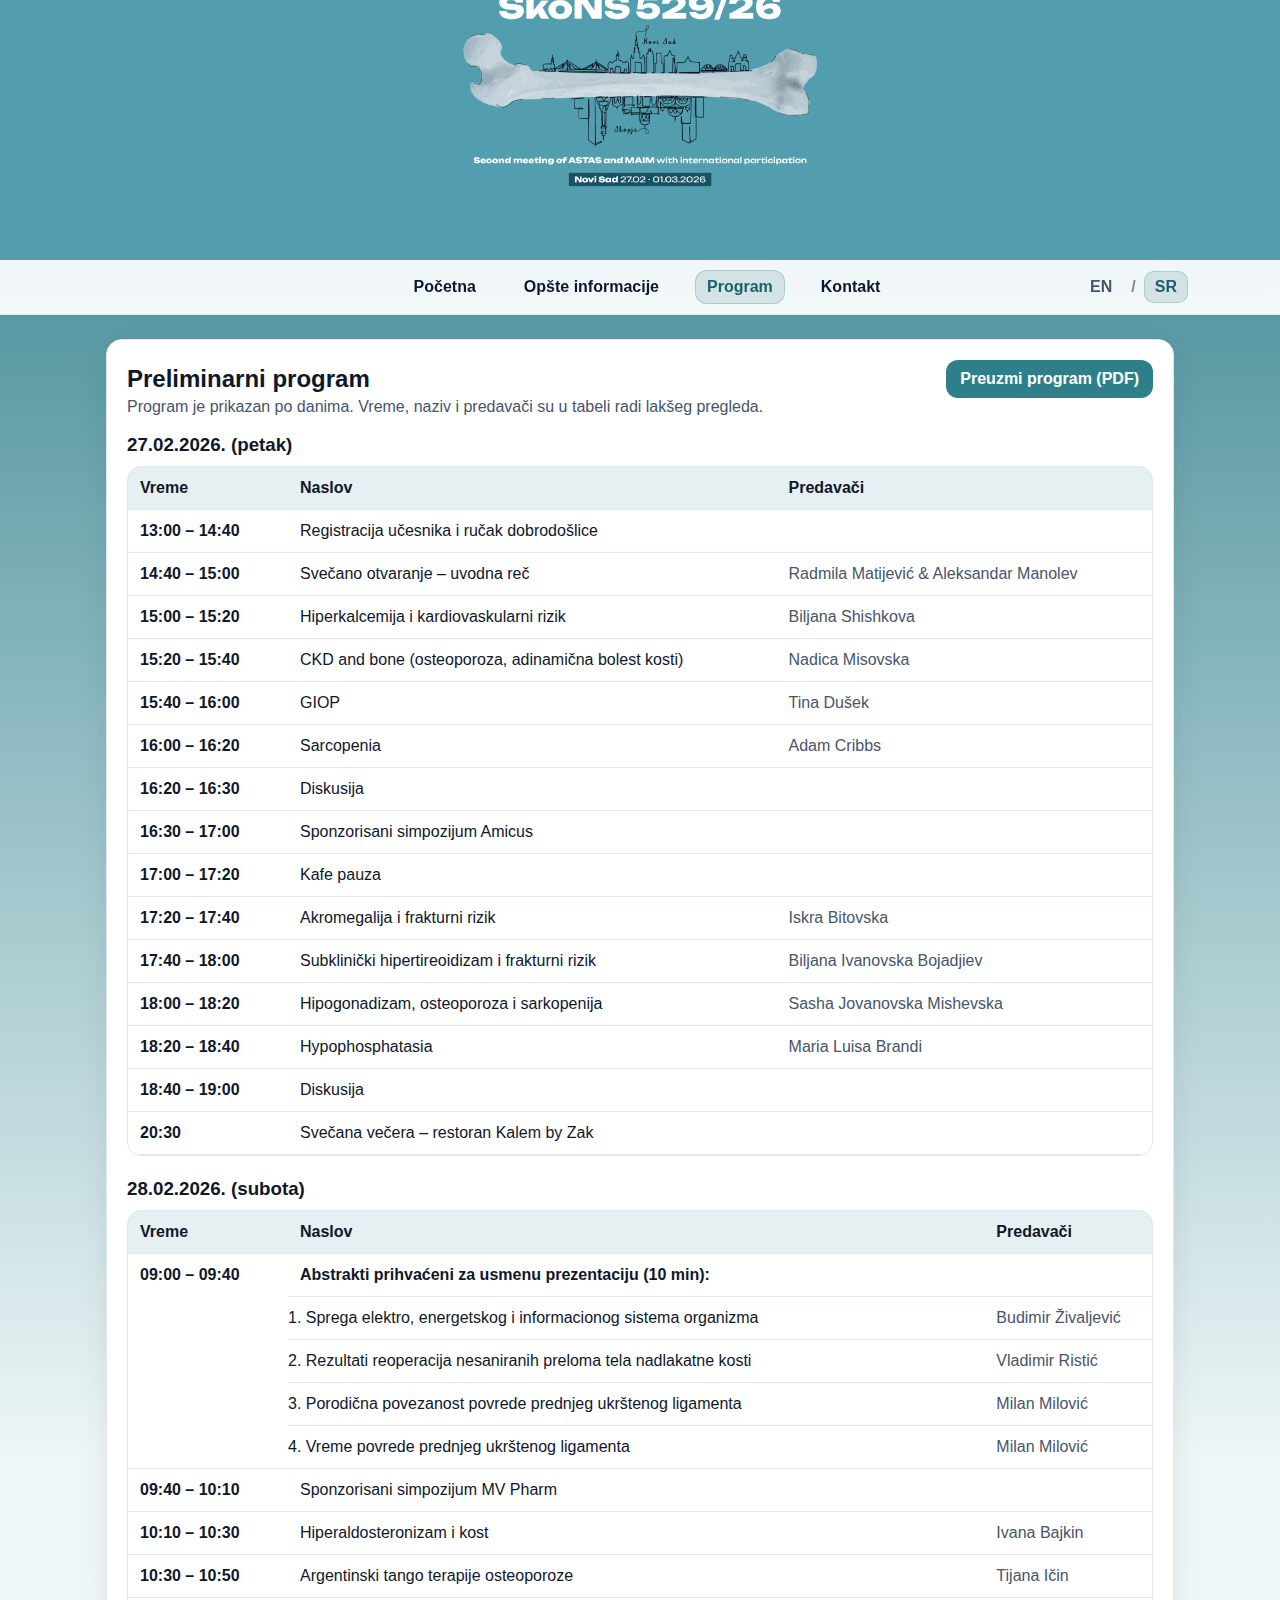
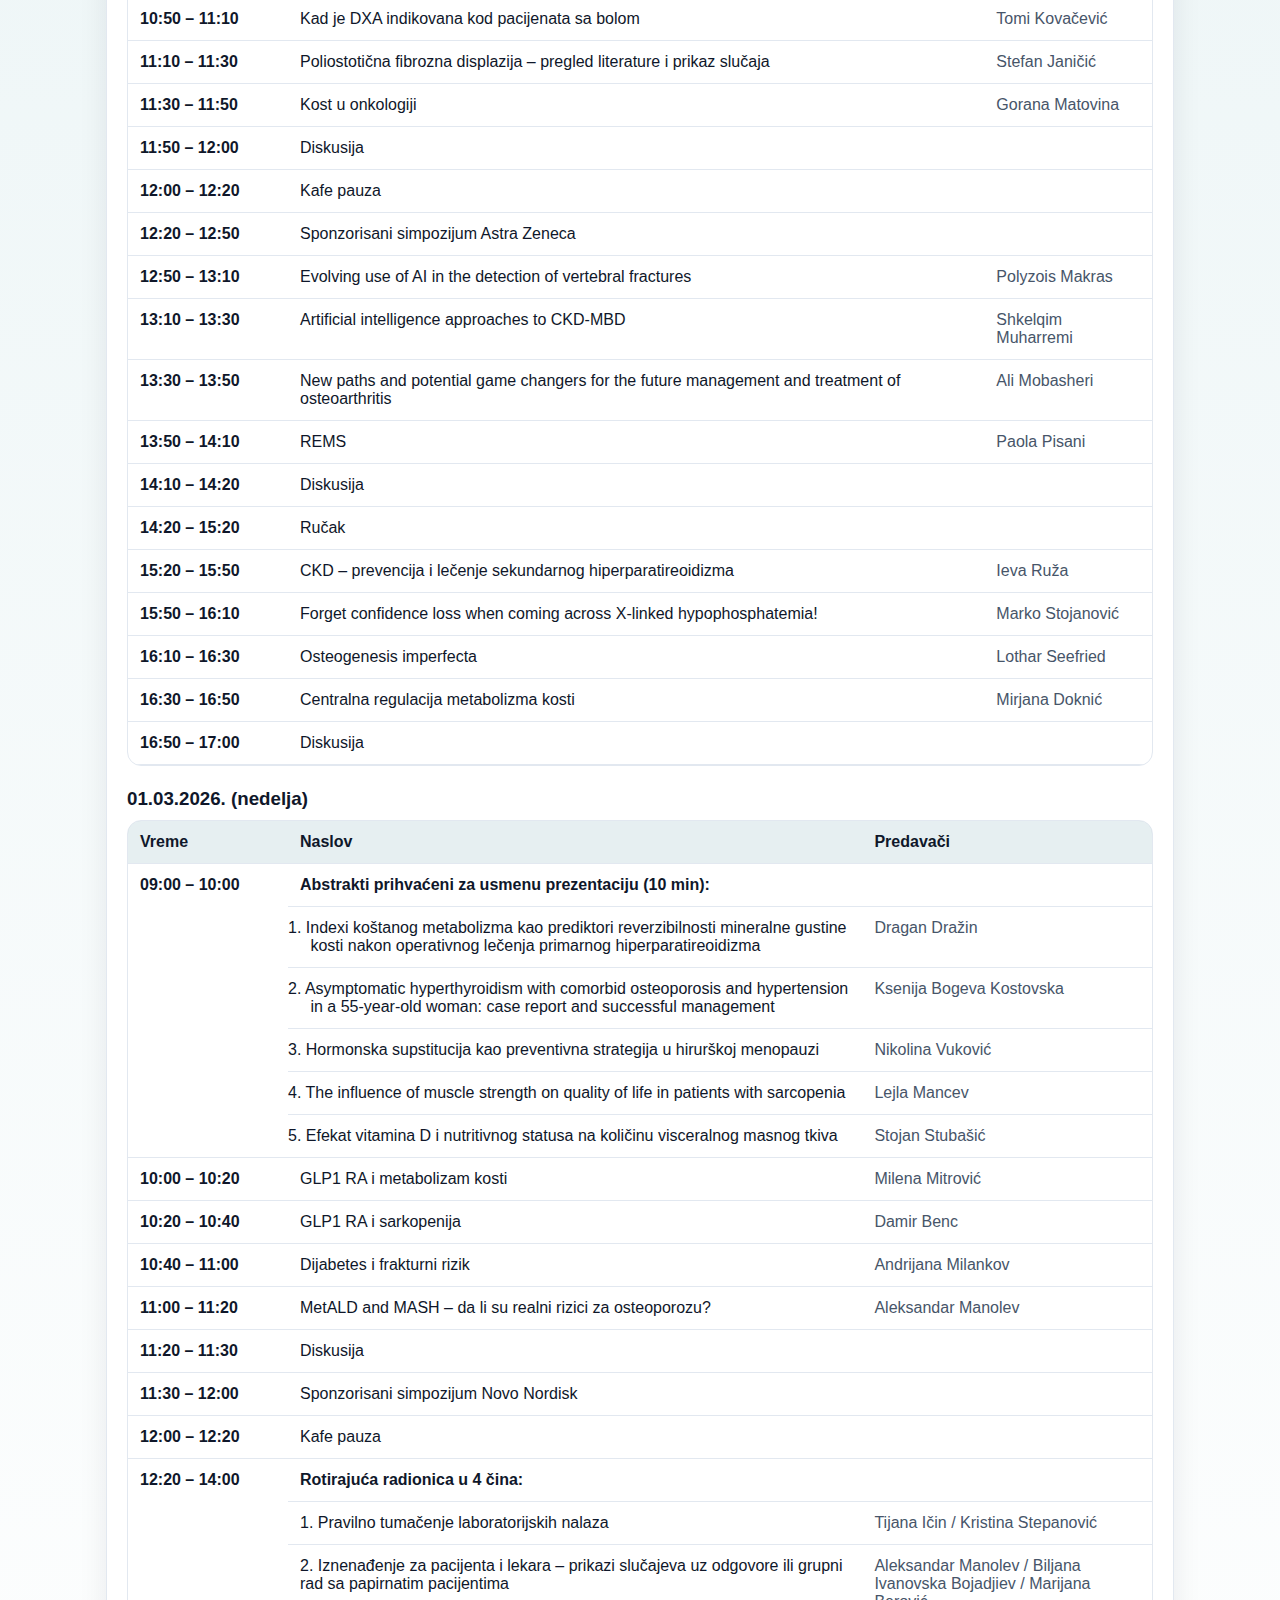
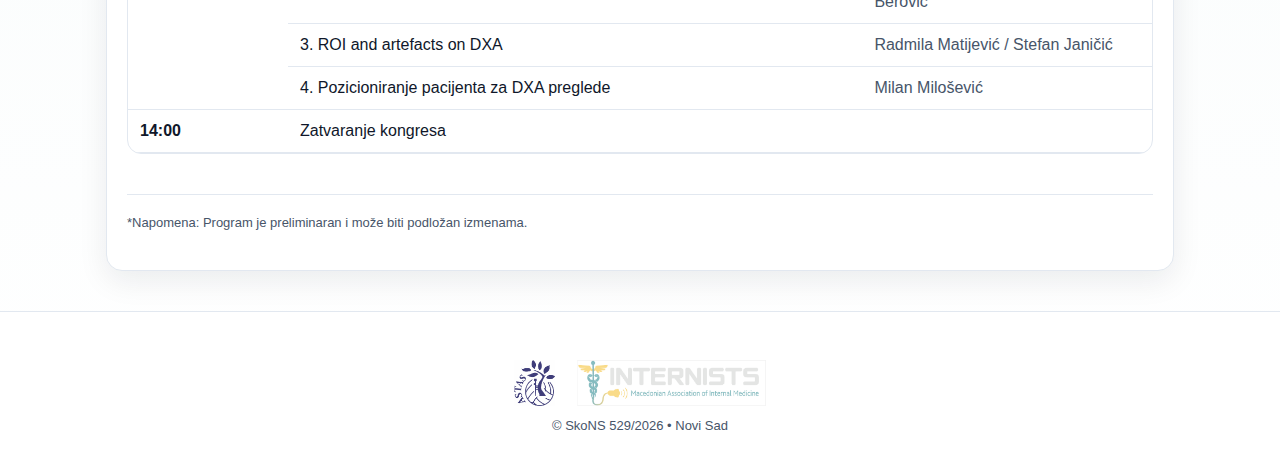
<file: program.html>
<!doctype html>
<html lang="sr">
<head>
  <meta charset="utf-8" />
  <meta name="viewport" content="width=device-width,initial-scale=1" />
  <title>SkoNS 529/26 – Kontakt</title>
  <link rel="stylesheet" href="style.css" />

  <style>
    .header-row {
      display: flex;
      justify-content: space-between;
      align-items: center;
      gap: 12px;
      flex-wrap: wrap;
    }
    .header-row h2 { margin: 0; }

    .menu-bar{
      background:rgba(255,255,255,.92);
      border-bottom:1px solid var(--border);
      position:sticky;
      top:0;
      z-index:50;
      backdrop-filter: blur(6px);
    }
    .menu-inner{
      position:relative;
      display:flex;
      align-items:center;
      justify-content:center;
      padding:10px 0;
      min-height:54px;
    }
    .nav{
      display:flex;
      gap:10px;
      flex-wrap:wrap;
      justify-content:center;
    }
    .nav a{
      text-decoration:none;
      color:var(--text);
      font-weight:600;
      padding:8px 12px;
      border-radius:12px;
    }
    .nav a:hover{
      background:rgba(47,127,139,.12);
      color:var(--accent-dark);
    }
    .nav a.active{
      background: rgba(47,127,139,.16);
      color: var(--accent-dark);
      box-shadow: inset 0 0 0 1px rgba(47,127,139,.25);
    }
    .lang{
      position:absolute;
      right:0;
      top:50%;
      transform:translateY(-50%);
      display:flex;
      align-items:center;
      gap:8px;
      font-weight:700;
      padding-right:2px;
      white-space:nowrap;
    }
    .lang a{
      text-decoration:none;
      color:var(--muted);
      padding:6px 10px;
      border-radius:10px;
      border:1px solid transparent;
    }
    .lang a:hover{
      color:var(--accent-dark);
      background:rgba(47,127,139,.10);
      border-color:rgba(47,127,139,.18);
    }
    .lang a.active-lang{
      color:var(--accent-dark);
      background:rgba(47,127,139,.16);
      border-color:rgba(47,127,139,.25);
    }
    .lang .sep{ color:var(--muted); opacity:.7; }

    .contact-grid{
      display:grid;
      grid-template-columns: 1fr 1fr;
      gap:16px;
      margin-top:14px;
    }
    .mini-card{
      background:#fff;
      border:1px solid var(--border);
      border-radius:14px;
      padding:16px;
    }
    .mini-card h3{ margin:0 0 10px; }
    .mini-card p{ margin:0 0 8px; color:var(--text); }
    .mini-card a{ color:var(--accent-dark); font-weight:700; }

    .footer-logos{
      display:flex;
      gap:22px;
      align-items:center;
      justify-content:center;
      padding-top:10px;
      flex-wrap:wrap;
    }
    .footer-logos img{ height:46px; width:auto; }

    @media (max-width: 900px){
      .contact-grid{ grid-template-columns:1fr; }
    }
    @media (max-width: 700px){
      .banner img{ max-height: 220px; }
      .menu-inner{ justify-content:flex-start; padding-left:0; }
      .nav{ width:100%; justify-content:center; padding-right:90px; }
      .lang{ right:0; padding-right:0; }
    }
  </style>
</head>

<body>
  <!-- BANER -->
  <div class="banner">
    <img src="assets/baner_sirok.png" alt="SkoNS 529/26 baner" />
  </div>

  <!-- MENI -->
  <div class="menu-bar">
    <div class="container menu-inner">
      <nav class="nav">
        <a href="index.html">Početna</a>
        <a href="info.html">Opšte informacije</a>
        <a href="program.html" class="active">Program</a>
        <a href="kontakt.html">Kontakt</a>
      </nav>
      <div class="lang">
        <a href="program-en.html">EN</a>
        <span class="sep">/</span>
        <a href="program.html" class="active-lang">SR</a>
      </div>
    </div>
  </div>

  <!-- SADRŽAJ -->
  <main class="main">
    <div class="container">
      <section class="card">
        <div class="header-row">
          <h2 style="margin:0">Preliminarni program</h2>
          <a class="btn" href="program.pdf" download>Preuzmi program (PDF)</a>
        </div>

        <p style="margin-top:0;color:var(--muted)">
          Program je prikazan po danima. Vreme, naziv i predavači su u tabeli radi lakšeg pregleda.
        </p>

        <!-- 27.02.2026 -->
        <h3 style="margin:18px 0 8px">27.02.2026. (petak)</h3>
        <div class="table-wrap">
          <table>
            <thead>
              <tr>
                <th class="col-time">Vreme</th>
                <th>Naslov</th>
                <th>Predavači</th>
              </tr>
            </thead>
            <tbody>
              <tr>
                <td class="col-time">13:00 – 14:40</td>
                <td>Registracija učesnika i ručak dobrodošlice</td>
                <td class="col-speakers"></td>
              </tr>
              <tr>
                <td class="col-time">14:40 – 15:00</td>
                <td>Svečano otvaranje – uvodna reč</td>
                <td class="col-speakers">Radmila Matijević &amp; Aleksandar Manolev</td>
              </tr>
              <tr>
                <td class="col-time">15:00 – 15:20</td>
                <td>Hiperkalcemija i kardiovaskularni rizik</td>
                <td class="col-speakers">Biljana Shishkova</td>
              </tr>
              <tr>
                <td class="col-time">15:20 – 15:40</td>
                <td>CKD and bone (osteoporoza, adinamična bolest kosti)</td>
                <td class="col-speakers">Nadica Misovska</td>
              </tr>
              <tr>
                <td class="col-time">15:40 – 16:00</td>
                <td>GIOP</td>
                <td class="col-speakers">Tina Dušek</td>
              </tr>
              <tr>
                <td class="col-time">16:00 – 16:20</td>
                <td>Sarcopenia</td>
                <td class="col-speakers">Adam Cribbs</td>
              </tr>
              <tr>
                <td class="col-time">16:20 – 16:30</td>
                <td>Diskusija</td>
                <td class="col-speakers"></td>
              </tr>
              <tr>
                <td class="col-time">16:30 – 17:00</td>
                <td>Sponzorisani simpozijum Amicus</td>
                <td class="col-speakers"></td>
              </tr>
              <tr>
                <td class="col-time">17:00 – 17:20</td>
                <td>Kafe pauza</td>
                <td class="col-speakers"></td>
              </tr>
              <tr>
                <td class="col-time">17:20 – 17:40</td>
                <td>Akromegalija i frakturni rizik</td>
                <td class="col-speakers">Iskra Bitovska</td>
              </tr>
              <tr>
                <td class="col-time">17:40 – 18:00</td>
                <td>Subklinički hipertireoidizam i frakturni rizik</td>
                <td class="col-speakers">Biljana Ivanovska Bojadjiev</td>
              </tr>
              <tr>
                <td class="col-time">18:00 – 18:20</td>
                <td>Hipogonadizam, osteoporoza i sarkopenija</td>
                <td class="col-speakers">Sasha Jovanovska Mishevska</td>
              </tr>
              <tr>
                <td class="col-time">18:20 – 18:40</td>
                <td>Hypophosphatasia</td>
                <td class="col-speakers">Maria Luisa Brandi</td>
              </tr>
              <tr>
                <td class="col-time">18:40 – 19:00</td>
                <td>Diskusija</td>
                <td class="col-speakers"></td>
              </tr>
              <tr>
                <td class="col-time">20:30</td>
                <td>Svečana večera – restoran Kalem by Zak</td>
                <td class="col-speakers"></td>
              </tr>
            </tbody>
          </table>
        </div>

        <!-- 28.02.2026 -->
        <h3 style="margin:22px 0 8px">28.02.2026. (subota)</h3>
        <div class="table-wrap">
          <table>
            <thead>
              <tr>
                <th class="col-time">Vreme</th>
                <th>Naslov</th>
                <th>Predavači</th>
              </tr>
            </thead>
            <tbody>
              <tr>
                <td class="col-time" rowspan="5">09:00 – 09:40</td>
                <td colspan="2"><strong>Abstrakti prihvaćeni za usmenu prezentaciju (10 min):</strong></td>
              </tr>
              <tr>
                <td style="padding-left:1.4em; text-indent:-1.4em">1. Sprega elektro, energetskog i informacionog sistema organizma</td>
                <td class="col-speakers">Budimir Živaljević</td>
              </tr>
              <tr>
                <td style="padding-left:1.4em; text-indent:-1.4em">2. Rezultati reoperacija nesaniranih preloma tela nadlakatne kosti</td>
                <td class="col-speakers">Vladimir Ristić</td>
              </tr>
              <tr>
                <td style="padding-left:1.4em; text-indent:-1.4em">3. Porodična povezanost povrede prednjeg ukrštenog ligamenta</td>
                <td class="col-speakers">Milan Milović</td>
              </tr>
              <tr>
                <td style="padding-left:1.4em; text-indent:-1.4em">4. Vreme povrede prednjeg ukrštenog ligamenta</td>
                <td class="col-speakers">Milan Milović</td>
              </tr>
              <tr><td class="col-time">09:40 – 10:10</td><td>Sponzorisani simpozijum MV Pharm</td><td class="col-speakers"></td></tr>
              <tr><td class="col-time">10:10 – 10:30</td><td>Hiperaldosteronizam i kost</td><td class="col-speakers">Ivana Bajkin</td></tr>
              <tr><td class="col-time">10:30 – 10:50</td><td>Argentinski tango terapije osteoporoze</td><td class="col-speakers">Tijana Ičin</td></tr>
              <tr><td class="col-time">10:50 – 11:10</td><td>Kad je DXA indikovana kod pacijenata sa bolom</td><td class="col-speakers">Tomi Kovačević</td></tr>
              <tr><td class="col-time">11:10 – 11:30</td><td>Poliostotična fibrozna displazija – pregled literature i prikaz slučaja</td><td class="col-speakers">Stefan Janičić</td></tr>
              <tr><td class="col-time">11:30 – 11:50</td><td>Kost u onkologiji</td><td class="col-speakers">Gorana Matovina</td></tr>
              <tr><td class="col-time">11:50 – 12:00</td><td>Diskusija</td><td class="col-speakers"></td></tr>
              <tr><td class="col-time">12:00 – 12:20</td><td>Kafe pauza</td><td class="col-speakers"></td></tr>
              <tr><td class="col-time">12:20 – 12:50</td><td>Sponzorisani simpozijum Astra Zeneca</td><td class="col-speakers"></td></tr>
              <tr><td class="col-time">12:50 – 13:10</td><td>Evolving use of AI in the detection of vertebral fractures</td><td class="col-speakers">Polyzois Makras</td></tr>
              <tr><td class="col-time">13:10 – 13:30</td><td>Artificial intelligence approaches to CKD-MBD</td><td class="col-speakers">Shkelqim Muharremi</td></tr>
              <tr><td class="col-time">13:30 – 13:50</td><td>New paths and potential game changers for the future management and treatment of osteoarthritis</td><td class="col-speakers">Ali Mobasheri</td></tr>
              <tr><td class="col-time">13:50 – 14:10</td><td>REMS</td><td class="col-speakers">Paola Pisani</td></tr>
              <tr><td class="col-time">14:10 – 14:20</td><td>Diskusija</td><td class="col-speakers"></td></tr>
              <tr><td class="col-time">14:20 – 15:20</td><td>Ručak</td><td class="col-speakers"></td></tr>
              <tr><td class="col-time">15:20 – 15:50</td><td>CKD – prevencija i lečenje sekundarnog hiperparatireoidizma</td><td class="col-speakers">Ieva Ruža</td></tr>
              <tr><td class="col-time">15:50 – 16:10</td><td>Forget confidence loss when coming across X-linked hypophosphatemia!</td><td class="col-speakers">Marko Stojanović</td></tr>
              <tr><td class="col-time">16:10 – 16:30</td><td>Osteogenesis imperfecta</td><td class="col-speakers">Lothar Seefried</td></tr>
              <tr><td class="col-time">16:30 – 16:50</td><td>Centralna regulacija metabolizma kosti</td><td class="col-speakers">Mirjana Doknić</td></tr>
              <tr><td class="col-time">16:50 – 17:00</td><td>Diskusija</td><td class="col-speakers"></td></tr>
            </tbody>
          </table>
        </div>

        <!-- 01.03.2026 -->
        <h3 style="margin:22px 0 8px">01.03.2026. (nedelja)</h3>
        <div class="table-wrap">
          <table>
            <thead>
              <tr>
                <th class="col-time">Vreme</th>
                <th>Naslov</th>
                <th>Predavači</th>
              </tr>
            </thead>
            <tbody>
              <tr>
                <td class="col-time" rowspan="6">09:00 – 10:00</td>
                <td colspan="2"><strong>Abstrakti prihvaćeni za usmenu prezentaciju (10 min):</strong></td>
              </tr>
              <tr>
                <td style="padding-left:1.4em; text-indent:-1.4em">1. Indexi koštanog metabolizma kao prediktori reverzibilnosti mineralne gustine kosti nakon operativnog lečenja primarnog hiperparatireoidizma</td>
                <td class="col-speakers">Dragan Dražin</td>
              </tr>
              <tr>
                <td style="padding-left:1.4em; text-indent:-1.4em">2. Asymptomatic hyperthyroidism with comorbid osteoporosis and hypertension in a 55-year-old woman: case report and successful management</td>
                <td class="col-speakers">Ksenija Bogeva Kostovska</td>
              </tr>
              <tr>
                <td style="padding-left:1.4em; text-indent:-1.4em">3. Hormonska supstitucija kao preventivna strategija u hirurškoj menopauzi</td>
                <td class="col-speakers">Nikolina Vuković</td>
              </tr>
              <tr>
                <td style="padding-left:1.4em; text-indent:-1.4em">4. The influence of muscle strength on quality of life in patients with sarcopenia</td>
                <td class="col-speakers">Lejla Mancev</td>
              </tr>
              <tr>
                <td style="padding-left:1.4em; text-indent:-1.4em">5. Efekat vitamina D i nutritivnog statusa na količinu visceralnog masnog tkiva</td>
                <td class="col-speakers">Stojan Stubašić</td>
              </tr>
              <tr><td class="col-time">10:00 – 10:20</td><td>GLP1 RA i metabolizam kosti</td><td class="col-speakers">Milena Mitrović</td></tr>
              <tr><td class="col-time">10:20 – 10:40</td><td>GLP1 RA i sarkopenija</td><td class="col-speakers">Damir Benc</td></tr>
              <tr><td class="col-time">10:40 – 11:00</td><td>Dijabetes i frakturni rizik</td><td class="col-speakers">Andrijana Milankov</td></tr>
              <tr><td class="col-time">11:00 – 11:20</td><td>MetALD and MASH – da li su realni rizici za osteoporozu?</td><td class="col-speakers">Aleksandar Manolev</td></tr>
              <tr><td class="col-time">11:20 – 11:30</td><td>Diskusija</td><td class="col-speakers"></td></tr>
              <tr><td class="col-time">11:30 – 12:00</td><td>Sponzorisani simpozijum Novo Nordisk</td><td class="col-speakers"></td></tr>
              <tr><td class="col-time">12:00 – 12:20</td><td>Kafe pauza</td><td class="col-speakers"></td></tr>
              <tr>
                <td class="col-time" rowspan="5">12:20 – 14:00</td>
                <td colspan="2"><strong>Rotirajuća radionica u 4 čina:</strong></td>
              </tr>
              <tr>
                <td>1. Pravilno tumačenje laboratorijskih nalaza</td>
                <td class="col-speakers">Tijana Ičin / Kristina Stepanović</td>
              </tr>
              <tr>
                <td>2. Iznenađenje za pacijenta i lekara – prikazi slučajeva uz odgovore ili grupni rad sa papirnatim pacijentima</td>
                <td class="col-speakers">Aleksandar Manolev / Biljana Ivanovska Bojadjiev / Marijana Berović</td>
              </tr>
              <tr>
                <td>3. ROI and artefacts on DXA</td>
                <td class="col-speakers">Radmila Matijević / Stefan Janičić</td>
              </tr>
              <tr>
                <td>4. Pozicioniranje pacijenta za DXA preglede</td>
                <td class="col-speakers">Milan Milošević</td>
              </tr>
              <tr><td class="col-time">14:00</td><td>Zatvaranje kongresa</td><td class="col-speakers"></td></tr>
            </tbody>
          </table>
        </div>

        <div class="footer">
          *Napomena: Program je preliminaran i može biti podložan izmenama.
        </div>
      </section>
    </div>
  </main>

  <footer class="topbar" style="border-top:1px solid var(--border); border-bottom:none;">
    <div class="container topbar-inner"
         style="justify-content:center; flex-direction:column; gap:12px; padding:16px 0;">
      <div class="footer-logos">
        <img src="assets/logo-astas.png" alt="ASTAS logo">
        <img src="assets/logo-makedonija.png" alt="Udruženje internista Makedonije logo">
      </div>
      <div style="font-size:13px;color:var(--muted);text-align:center">
        © SkoNS 529/2026 • Novi Sad
      </div>
    </div>
  </footer>
</body>
</html>
</file>
<file: style.css>
:root{
  --accent:#2f7f8b;     /* usklađeno sa banerom */
  --accent-dark:#1e5f69;
  --bg:#eef6f7;
  --card:#ffffff;
  --text:#0f172a;
  --muted:#475569;
  --border:#e2e8f0;
}

*{box-sizing:border-box}
html,body{margin:0;padding:0}

body{
  font-family: "Segoe UI", Arial, sans-serif;
  background:
    linear-gradient(180deg, var(--accent) 0%, var(--bg) 40%, #ffffff 100%);
  color:var(--text);
}

/* layout */
.container{max-width:1100px;margin:0 auto;padding:0 16px}

/* top bar */
.topbar{
  background:rgba(255,255,255,.92);
  border-bottom:1px solid var(--border);
}
.topbar-inner{
  display:flex;
  justify-content:space-between;
  align-items:center;
  gap:16px;
  padding:10px 0;
}
.logos{display:flex;gap:14px;align-items:center}
.logos img{height:42px}

/* nav */
.nav a{
  text-decoration:none;
  color:var(--text);
  font-weight:600;
  margin-left:14px;
  padding:8px 12px;
  border-radius:10px;
}
.nav a:hover{
  background:rgba(47,127,139,.12);
  color:var(--accent-dark);
}

/* banner */
.banner{position:relative}
.banner img{
  width:100%;
  max-height:300px;
  object-fit:cover;
  display:block;
}
.banner-overlay{
  position:absolute;inset:0;
  background:linear-gradient(
    90deg,
    rgba(0,0,0,.45),
    rgba(0,0,0,.05)
  );
}
.banner-text{
  position:absolute;
  left:50%;
  transform:translateX(-50%);
  bottom:20px;
  width:100%;
  max-width:1100px;
  padding:0 16px;
  color:#fff;
}
.banner-text h1{
  margin:0 0 6px;
  font-size:40px;
}
.banner-text p{margin:0;font-size:16px}

/* content */
.main{padding:24px 0 40px}
.card{
  background:var(--card);
  border:1px solid var(--border);
  border-radius:16px;
  padding:20px;
  box-shadow:0 10px 30px rgba(15,23,42,.08);
}

/* tables (program) */
.table-wrap{
  overflow-x:auto;
  border:1px solid var(--border);
  border-radius:14px;
  margin-top:10px;
}
table{
  width:100%;
  border-collapse:collapse;
  min-width:760px;
}
thead th{
  background:rgba(47,127,139,.12);
  padding:12px;
  text-align:left;
  border-bottom:1px solid var(--border);
}
tbody td{
  padding:12px;
  border-bottom:1px solid var(--border);
  vertical-align:top;
}
.col-time{width:160px;font-weight:700}
.col-speakers{color:var(--muted)}
tbody tr:hover{background:#f8fbfc}

/* footer */
.footer{
  margin-top:18px;
  font-size:13px;
  color:var(--muted);
}
/* footer with logos */
.footer{
  margin-top:40px;
  padding:20px 0;
  background:rgba(255,255,255,0.9);
  border-top:1px solid var(--border);
}

.footer-inner{
  display:flex;
  justify-content:space-between;
  align-items:center;
  gap:20px;
  flex-wrap:wrap;
}

.footer-text{
  font-size:13px;
  color:var(--muted);
}

.footer-logos{
  display:flex;
  gap:16px;
  align-items:center;
}

.footer-logos img{
  height:36px;
  opacity:0.9;
}

.footer-logos img:hover{
  opacity:1;
}
/* NAV ispod banera */
.navbar{
  background: rgba(255,255,255,.92);
  border-bottom: 1px solid var(--border);
  position: sticky;
  top: 0;
  z-index: 10;
}
.navbar-inner{
  display:flex;
  gap:10px;
  flex-wrap:wrap;
  align-items:center;
  padding:10px 0;
}
.navbar a{
  text-decoration:none;
  color:var(--text);
  font-weight:700;
  padding:10px 14px;
  border-radius:12px;
}
.navbar a:hover{
  background:rgba(47,127,139,.12);
  color:var(--accent-dark);
}
.navbar a.active{
  background: rgba(47,127,139,.18);
  color: var(--accent-dark);
}

/* FOOTER sa logotipima */
.site-footer{
  margin-top: 22px;
  padding: 18px 0;
  border-top: 1px solid var(--border);
  background: rgba(255,255,255,.85);
}
.footer-inner{
  display:flex;
  justify-content:space-between;
  align-items:center;
  gap:16px;
  flex-wrap:wrap;
}
.footer-logos{
  display:flex;
  gap:14px;
  align-items:center;
}
.footer-logos img{
  height: 44px;
}

/* MOBILNI BANER */
@media (max-width: 720px){
  .banner img{
    max-height: 200px;
    height: 200px;
    object-position: center;
  }
  .banner-text{
    bottom: 14px;
  }
  .banner-text h1{
    font-size: 26px;
    line-height: 1.1;
  }
  .banner-text p{
    font-size: 14px;
  }
  table{ min-width: 620px; }
}
/* aktivna stavka menija */
.nav a.active,
.menu-inner a.active {
  background: rgba(47,127,139,.18);
  color: var(--accent-dark);
  border-radius: 12px;

.footer-logos{
  display:flex;
  justify-content:center;
  align-items:center;
  gap:42px;          /* 👈 OVO je razmak između loga */
}

.footer-logos img{
  height:42px;
  width:auto;
}

}
/* active nav item */
.nav a.active{
  background: rgba(47,127,139,.18);
  color: var(--accent-dark);
}

/* button */
.btn{
  display:inline-block;
  background: var(--accent);
  color: #fff;
  text-decoration:none;
  padding:10px 14px;
  border-radius:12px;
  font-weight:700;
}
.btn:hover{ background: var(--accent-dark); }

/* footer with two logos */
.footer-logos{
  display:flex;
  gap:18px;            /* razmak između logo-a */
  align-items:center;
  flex-wrap:wrap;
  margin-top:10px;
}
.footer-logos img{ height:40px; }

/* banner mobile tweak */
@media (max-width: 640px){
  .banner img{ max-height: 200px; }
  .banner-text h1{ font-size: 28px; }
}
.lang-switch{
  display:flex;
  gap:8px;
  align-items:center;
  margin-left:16px;
  font-weight:700;
}

.lang-switch a{
  text-decoration:none;
  color:var(--text);
  padding:6px 10px;
  border-radius:8px;
  border:1px solid transparent;
}

.lang-switch a.active{
  background:rgba(47,127,139,.18);
  color:var(--accent-dark);
  border-color:rgba(47,127,139,.35);
}

.lang-switch a:hover{
  background:rgba(47,127,139,.12);
}

.footer-logos{
  display: flex;
  justify-content: center;   /* 👈 KLJUČNO */
  align-items: center;
  gap: 42px;                 /* razmak između logoa */
  width: 100%;
}

/* aktivna stavka menija */
.nav a.active{
  background: rgba(47,127,139,.18);
  color: var(--accent-dark);
}

/* SR/EN toggle */
.lang{display:flex; align-items:center; gap:10px}
.lang-btn{
  text-decoration:none;
  font-weight:700;
  color:var(--text);
  padding:6px 10px;
  border-radius:10px;
  border:1px solid var(--border);
  background:rgba(255,255,255,.7);
}
.lang-btn.active{
  background:rgba(47,127,139,.18);
  color:var(--accent-dark);
}
.lang-sep{color:var(--muted)}

/* grid za kontakt (desktop: 2 kolone, mobilni: 1 kolona) */
.grid-2{
  display:grid;
  grid-template-columns: 2fr 1fr;
  gap:18px;
  margin-top:14px;
}

.card-inner{
  border-radius:14px;
  padding:18px;
  box-shadow:none;
}

/* footer logoi centrirani + razmak */
.footer-logos{
  display:flex;
  justify-content:center;
  align-items:center;
  gap:24px;          /* RAZMAK izmedju logoa */
  margin-top:16px;
}
.footer-logos img{height:44px}
.footer-copy{ text-align:center; margin-top:10px; }

/* active menu + language toggle */
.nav a.active{
  background:rgba(47,127,139,.18);
  color:var(--accent-dark);
}

.lang{display:flex; gap:8px; align-items:center;}
.lang-btn{
  text-decoration:none;
  font-weight:700;
  padding:8px 12px;
  border:1px solid var(--border);
  border-radius:999px;
  background:#fff;
  color:var(--text);
}
.lang-btn.active{
  background:rgba(47,127,139,.18);
  border-color:rgba(47,127,139,.35);
  color:var(--accent-dark);
}

/* info layout */
.grid-2{
  display:grid;
  grid-template-columns: 1.2fr 0.8fr;
  gap:18px;
  margin-top:14px;
}
.stack{display:flex; flex-direction:column; gap:14px;}
.mini-card{
  background:#fff;
  border:1px solid var(--border);
  border-radius:14px;
  padding:14px;
}
.nice-list{margin:8px 0 0; padding-left:18px;}
.soft{border:0; border-top:1px solid var(--border); margin:18px 0;}

/* footer logos centered + spacing */
.footer-logos{
  display:flex;
  justify-content:center;
  align-items:center;
  gap:26px;
  margin-top:22px;
}
.footer-logos img{height:44px; width:auto;}
.footer-text{ text-align:center; margin-top:10px; }

/* banner mobile */
.banner img{
  width:100%;
  height:260px;
  object-fit:cover;
  object-position:center;
  display:block;
}
@media (max-width: 800px){
  .grid-2{grid-template-columns:1fr;}
  .banner img{height:180px;}
}


.menu-inner{
  position:relative;
  display:flex;
  align-items:center;
  justify-content:center; /* meni centriran */
  padding:10px 0;
  min-height:54px;
}

.lang{
  position:absolute;
  right:0;
  top:50%;
  transform:translateY(-50%);
  display:flex;
  align-items:center;
  gap:8px;
  font-weight:700;
  white-space:nowrap;
}

@media (max-width: 700px){
  .nav{
    padding-right:90px; /* prostor za EN/SR */
  }
}
.menu-inner{
  position:relative;
  display:flex;
  align-items:center;
  justify-content:center; /* meni centriran */
  padding:10px 0;
  min-height:54px;
}

.lang{
  position:absolute;
  right:0;
  top:50%;
  transform:translateY(-50%);
  display:flex;
  align-items:center;
  gap:8px;
  font-weight:700;
  white-space:nowrap;
}

@media (max-width: 700px){
  .nav{
    padding-right:90px; /* prostor za EN/SR */
  }
}
</file>
